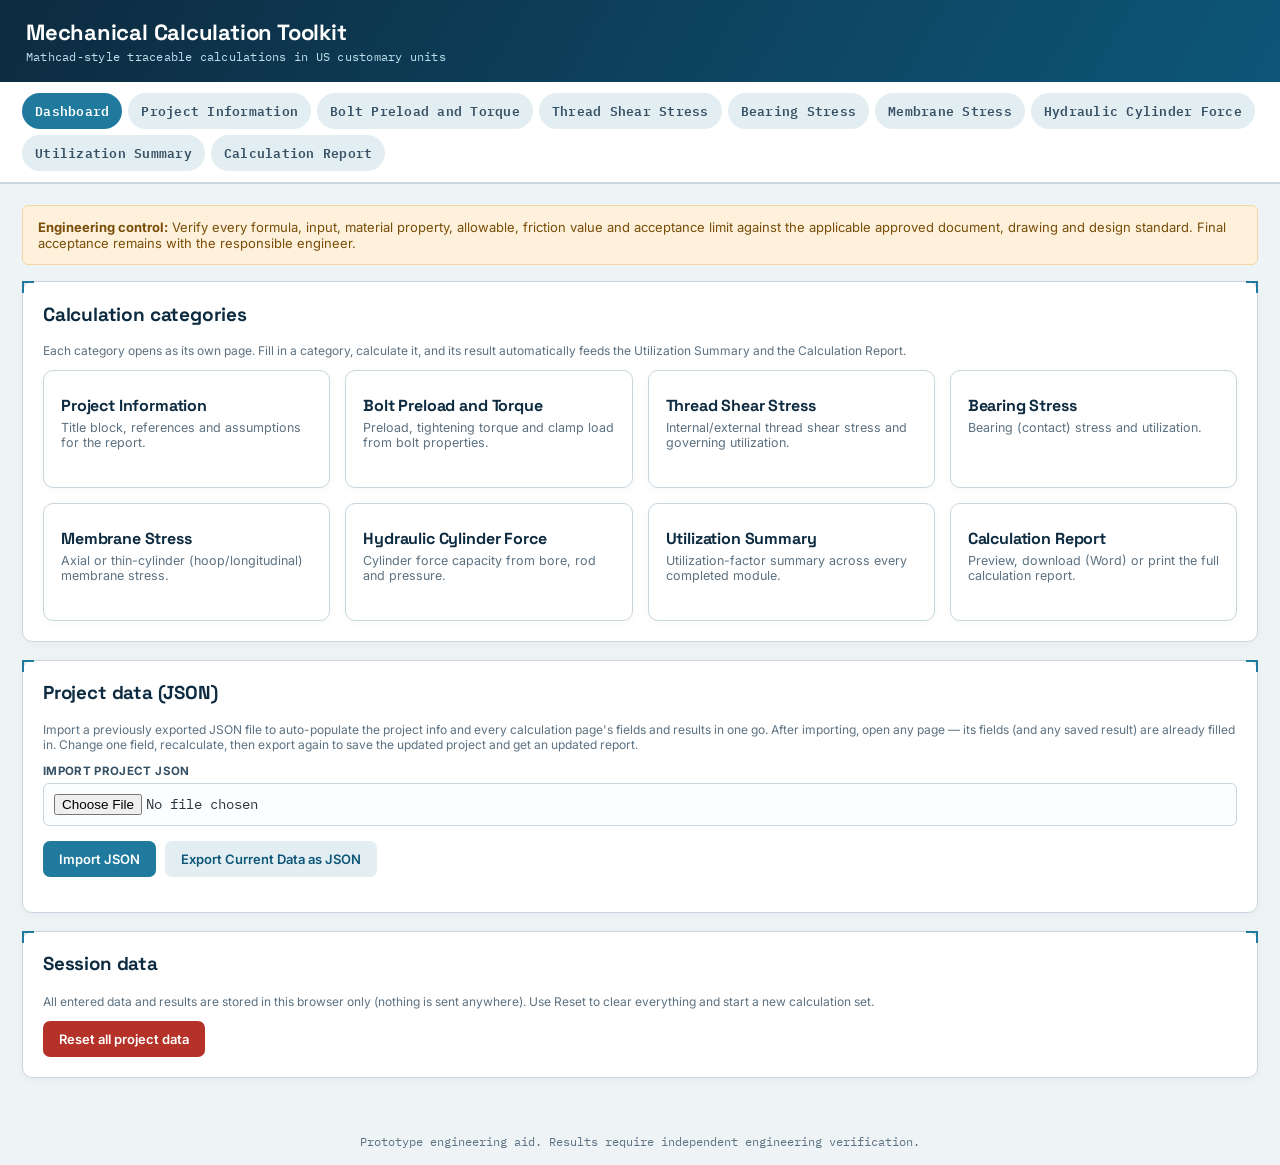
<file: index.html>
<!DOCTYPE html>
<html lang="en">
<head>
<meta charset="UTF-8">
<meta name="viewport" content="width=device-width,initial-scale=1.0">
<title>Dashboard — Mechanical Calculation Toolkit</title>
<link rel="preconnect" href="https://fonts.googleapis.com">
<link rel="preconnect" href="https://fonts.gstatic.com" crossorigin>
<link href="https://fonts.googleapis.com/css2?family=Space+Grotesk:wght@500;600;700&family=Inter:wght@400;500;600;700&family=IBM+Plex+Mono:wght@400;500;600&display=swap" rel="stylesheet">
<link rel="stylesheet" href="shared.css">
</head>
<body>
<header class="app" id="appHeader"></header>
<nav class="crumbs" id="appNav"></nav>
<main>
<div class="notice"><b>Engineering control:</b> Verify every formula, input, material property, allowable, friction value and acceptance limit against the applicable approved document, drawing and design standard. Final acceptance remains with the responsible engineer.</div>
<div class="card">
  <h2>Calculation categories</h2>
  <p class="small">Each category opens as its own page. Fill in a category, calculate it, and its result automatically feeds the Utilization Summary and the Calculation Report.</p>
  <div class="tiles" id="tiles"></div>
</div>
<div class="card">
  <h3>Project data (JSON)</h3>
  <p class="small">Import a previously exported JSON file to auto-populate the project info and every calculation page's fields and results in one go. After importing, open any page — its fields (and any saved result) are already filled in. Change one field, recalculate, then export again to save the updated project and get an updated report.</p>
  <div class="grid">
    <div class="field"><label>Import project JSON</label><input type="file" id="importJsonFile" accept="application/json,.json"></div>
  </div>
  <div class="report-actions">
    <button onclick="doImportJson()">Import JSON</button>
    <button class="ghost" onclick="exportProjectJson()">Export Current Data as JSON</button>
  </div>
  <div id="jsonStatus" class="small"></div>
</div>
<div class="card">
  <h3>Session data</h3>
  <p class="small">All entered data and results are stored in this browser only (nothing is sent anywhere). Use Reset to clear everything and start a new calculation set.</p>
  <button class="danger" onclick="resetAll()">Reset all project data</button>
</div>
</main>
<div class="footer">Prototype engineering aid. Results require independent engineering verification.</div>
<script src="shared.js"></script>
<script>
const DESCR={
 project:'Title block, references and assumptions for the report.',
 bolt:'Preload, tightening torque and clamp load from bolt properties.',
 tensile:'Axial tensile stress and utilization for a member or bolt.',
 thread:'Internal/external thread shear stress and governing utilization.',
 bearing:'Bearing (contact) stress and utilization.',
 membrane:'Axial or thin-cylinder (hoop/longitudinal) membrane stress.',
 hydraulic:'Cylinder force capacity from bore, rod and pressure.',
 summary:'Utilization-factor summary across every completed module.',
 report:'Preview, download (Word) or print the full calculation report.'
};
function renderTiles(){
 const d=loadData();
 q_tiles();
 function q_tiles(){
  const el=document.getElementById('tiles');
  el.innerHTML=PAGES.map((p,i)=>{
   let statusHtml='';
   if(p.key==='project'){statusHtml=(d.project&&d.project.p_title)?'<span class="status PASS">SAVED</span>':'';}
   const r=(d.results||{})[p.key];
   if(r)statusHtml=`<span class="status ${r.status}">${r.status.replace('-',' ')}</span>`;
   // return `<a class="tile" href="${p.file}"><div class="tnum">${String(i+1).padStart(2,'0')}</div><h3>${esc(p.label)}</h3><p>${esc(DESCR[p.key]||'')}</p><div class="tstatus">${statusHtml}</div></a>`;
   return `<a class="tile" href="${p.file}"><h3>${esc(p.label)}</h3><p>${esc(DESCR[p.key]||'')}</p><div class="tstatus">${statusHtml}</div></a>`;
  }).join('');
 }
}
function resetAll(){
 if(!confirm('Clear all entered project data and calculation results in this browser?'))return;
 clearAllData();
 renderTiles();
}
async function doImportJson(){
 const input=document.getElementById('importJsonFile');
 const file=input.files[0];
 const statusEl=document.getElementById('jsonStatus');
 if(!file){statusEl.textContent='Choose a JSON file first.';return}
 const ok=await importProjectJsonFile(file,'jsonStatus');
 if(ok){renderTiles();input.value='';}
}
renderChrome('');
renderTiles();
</script>
</body>
</html>
</file>
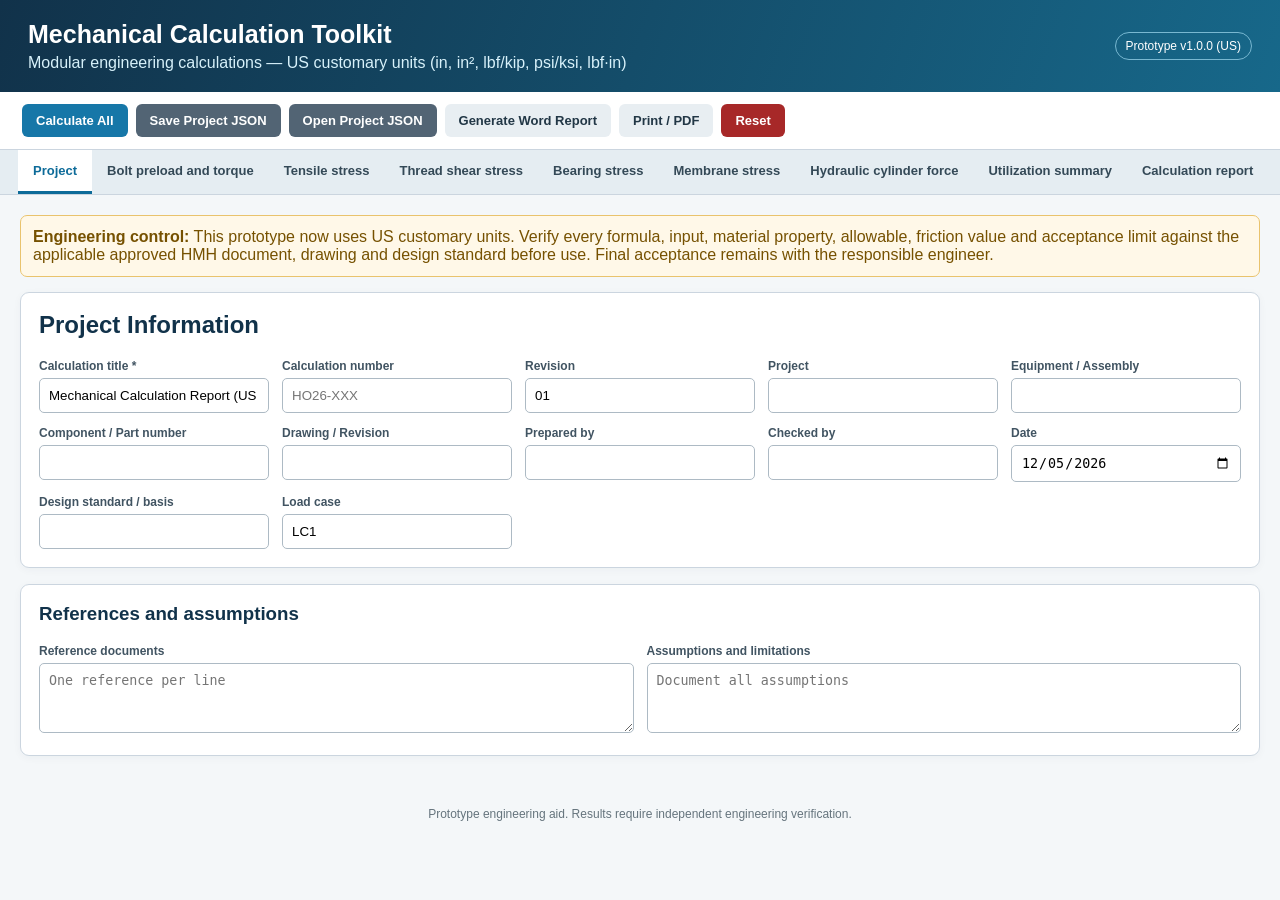
<file: 1. mechanical_calculation_toolkit.html>
<!DOCTYPE html>
<html lang="en">
<head>
<meta charset="UTF-8">
<meta name="viewport" content="width=device-width, initial-scale=1.0">
<title>Mechanical Calculation Toolkit (US Customary Units)</title>
<style>
:root{--navy:#11324a;--blue:#1677a8;--cyan:#eaf6fb;--line:#cbd5df;--bg:#f4f7f9;--text:#1f2933;--ok:#16803c;--warn:#a15c00;--bad:#bd1e1e;--white:#fff}
*{box-sizing:border-box} body{margin:0;font-family:Segoe UI,Arial,sans-serif;background:var(--bg);color:var(--text)}
header{background:linear-gradient(110deg,var(--navy),#17688a);color:#fff;padding:20px 28px}.brand{display:flex;justify-content:space-between;gap:20px;align-items:center}.brand h1{margin:0;font-size:25px}.brand p{margin:5px 0 0;color:#d7f1fa}.version{font-size:12px;padding:6px 10px;border:1px solid #79b8d1;border-radius:20px}
.toolbar{display:flex;gap:8px;flex-wrap:wrap;padding:12px 22px;background:#fff;border-bottom:1px solid var(--line);position:sticky;top:0;z-index:4}button,.filelabel{border:0;border-radius:6px;padding:9px 14px;font-weight:600;cursor:pointer;background:var(--blue);color:#fff;font-size:13px}.secondary{background:#526474}.ghost{background:#e8eef2;color:#223746}.danger{background:#a72828}.filelabel input{display:none}
.tabs{display:flex;overflow:auto;background:#e5edf2;padding:0 18px;border-bottom:1px solid var(--line)}.tabbtn{white-space:nowrap;background:transparent;color:#344957;border-radius:0;padding:13px 15px;border-bottom:3px solid transparent}.tabbtn.active{color:#0d6b99;border-color:#0d6b99;background:#fff}
main{max-width:1280px;margin:auto;padding:20px}.tab{display:none}.tab.active{display:block}.card{background:#fff;border:1px solid var(--line);border-radius:9px;padding:18px;margin-bottom:16px;box-shadow:0 2px 8px #17384b0a}.card h2,.card h3{margin-top:0;color:var(--navy)}
.grid{display:grid;grid-template-columns:repeat(auto-fit,minmax(220px,1fr));gap:13px}.field label{display:block;font-size:12px;font-weight:700;margin-bottom:5px;color:#415462}.field input,.field select,.field textarea{width:100%;padding:9px;border:1px solid #adbac4;border-radius:5px;background:#fff}.field textarea{min-height:70px;resize:vertical}.help{font-size:11px;color:#687985;margin-top:4px}.formula{font-family:Consolas,monospace;background:#f1f7fa;border-left:4px solid var(--blue);padding:12px;margin:12px 0;line-height:1.6}.results{display:grid;grid-template-columns:repeat(auto-fit,minmax(180px,1fr));gap:10px}.result{background:#f6f9fb;border:1px solid #d5e0e7;border-radius:7px;padding:12px}.result b{display:block;font-size:12px;color:#566a77}.result span{font-size:20px;font-weight:700;color:#173f57}.status{display:inline-block;padding:5px 10px;border-radius:20px;font-weight:800;font-size:12px}.PASS{background:#daf3e1;color:var(--ok)}.FAIL{background:#fde2e2;color:var(--bad)}.NOT-EVALUATED{background:#fff0cf;color:var(--warn)}
.notice{border:1px solid #e9c36d;background:#fff8e8;padding:12px;border-radius:7px;color:#765100;margin-bottom:15px}.errorbox{display:none;background:#fde8e8;color:#8c1717;border:1px solid #eba7a7;padding:10px;border-radius:6px;margin-bottom:12px}table{width:100%;border-collapse:collapse}th,td{border:1px solid #cbd5df;padding:8px;text-align:left;font-size:13px}th{background:#eaf2f7;color:#17384b}.right{text-align:right}.small{font-size:12px;color:#65747d}.checkbox{display:flex;align-items:center;gap:8px}.checkbox input{width:auto}.footer{padding:15px;text-align:center;color:#65747d;font-size:12px}
@media(max-width:600px){header{padding:15px}.brand{align-items:flex-start;flex-direction:column}main{padding:10px}.toolbar{position:static;padding:9px}.tabbtn{padding:11px 10px}}
@media print{.toolbar,.tabs,.calcbtn,.notice{display:none!important}header{background:#fff;color:#000;border-bottom:2px solid #000}.tab{display:block!important}.card{box-shadow:none;break-inside:avoid}body{background:#fff}}
</style>
</head>
<body>
<header><div class="brand"><div><h1>Mechanical Calculation Toolkit</h1><p>Modular engineering calculations — US customary units (in, in², lbf/kip, psi/ksi, lbf·in)</p></div><div class="version">Prototype v1.0.0 (US)</div></div></header>
<div class="toolbar">
<button onclick="calculateAll()">Calculate All</button><button class="secondary" onclick="saveProject()">Save Project JSON</button><label class="filelabel secondary">Open Project JSON<input type="file" accept=".json" onchange="openProject(event)"></label><button class="ghost" onclick="generateWord()">Generate Word Report</button><button class="ghost" onclick="window.print()">Print / PDF</button><button class="danger" onclick="resetProject()">Reset</button>
</div>
<nav class="tabs" id="tabs"></nav>
<main>
<div class="notice"><b>Engineering control:</b> This prototype now uses US customary units. Verify every formula, input, material property, allowable, friction value and acceptance limit against the applicable approved HMH document, drawing and design standard before use. Final acceptance remains with the responsible engineer.</div>
<div id="globalError" class="errorbox"></div>
<section class="tab active" data-tab="Project"><div class="card"><h2>Project Information</h2><div class="grid">
<div class="field"><label>Calculation title *</label><input id="p_title" value="Mechanical Calculation Report (US units)"></div><div class="field"><label>Calculation number</label><input id="p_number" placeholder="HO26-XXX"></div><div class="field"><label>Revision</label><input id="p_rev" value="01"></div><div class="field"><label>Project</label><input id="p_project"></div><div class="field"><label>Equipment / Assembly</label><input id="p_equipment"></div><div class="field"><label>Component / Part number</label><input id="p_component"></div><div class="field"><label>Drawing / Revision</label><input id="p_drawing"></div><div class="field"><label>Prepared by</label><input id="p_prepared"></div><div class="field"><label>Checked by</label><input id="p_checked"></div><div class="field"><label>Date</label><input type="date" id="p_date"></div><div class="field"><label>Design standard / basis</label><input id="p_standard"></div><div class="field"><label>Load case</label><input id="p_loadcase" value="LC1"></div></div></div>
<div class="card"><h3>References and assumptions</h3><div class="grid"><div class="field"><label>Reference documents</label><textarea id="p_refs" placeholder="One reference per line"></textarea></div><div class="field"><label>Assumptions and limitations</label><textarea id="p_assumptions" placeholder="Document all assumptions"></textarea></div></div></div></section>

<section class="tab" data-tab="Bolt preload and torque"><div class="card"><h2>Bolt Preload and Torque (US)</h2><div class="formula">Yield capacity (lbf) = A<sub>t</sub> (in²) × S<sub>y</sub> (ksi) × 1000<br>Target preload F<sub>i</sub> = preload fraction × A<sub>t</sub> × S<sub>y</sub> × 1000<br>Torque T (lbf·in) = K × F<sub>i</sub> (lbf) × d (in)</div><div class="grid">
<div class="field"><label>Tensile stress area, At (in²) *</label><input type="number" id="bp_area" step="any"></div><div class="field"><label>Yield strength, Sy (ksi) *</label><input type="number" id="bp_yield" step="any"></div><div class="field"><label>Target preload (%) *</label><input type="number" id="bp_pct" value="70" step="any"><div class="help">Confirm against approved design basis.</div></div><div class="field"><label>Nominal diameter, d (in) *</label><input type="number" id="bp_dia" step="any"></div><div class="field"><label>Nut factor, K *</label><input type="number" id="bp_k" value="0.18" step="any"><div class="help">Must be supported by approved lubrication/friction data.</div></div><div class="field"><label>Number of bolts</label><input type="number" id="bp_count" value="1" min="1"></div><div class="field"><label>Allowable preload stress (ksi)</label><input type="number" id="bp_allow" step="any"></div></div><p><button class="calcbtn" onclick="calcBolt()">Calculate Bolt Preload</button></p><div id="bp_results" class="results"></div></div></section>

<section class="tab" data-tab="Tensile stress"><div class="card"><h2>Tensile Stress (US)</h2><div class="formula">Effective load (kip) = Applied load (kip) × distribution factor ÷ number of load-sharing components<br>σ<sub>t</sub> (ksi) = Effective load (kip) ÷ Tensile area (in²)</div><div class="grid"><div class="field"><label>Applied axial load (kip) *</label><input type="number" id="ts_load" step="any"></div><div class="field"><label>Tensile area (in²) *</label><input type="number" id="ts_area" step="any"></div><div class="field"><label>Load-sharing components</label><input type="number" id="ts_count" value="1" min="1"></div><div class="field"><label>Load distribution factor</label><input type="number" id="ts_factor" value="1" step="any"></div><div class="field"><label>Allowable tensile stress (ksi) *</label><input type="number" id="ts_allow" step="any"></div></div><p><button class="calcbtn" onclick="calcTensile()">Calculate Tensile Stress</button></p><div id="ts_results" class="results"></div></div></section>

<section class="tab" data-tab="Thread shear stress"><div class="card"><h2>Thread Shear Stress (US)</h2><div class="formula">τ = F (kip) ÷ A<sub>s</sub> (in²) — results in ksi</div><div class="notice">Enter approved shear areas calculated from the applicable thread-form geometry. This prototype deliberately does not infer proprietary or standard thread shear areas.</div><div class="grid"><div class="field"><label>Thread designation</label><input id="th_designation" placeholder="e.g., 3.500-4 STUB ACME 2G"></div><div class="field"><label>Applied axial load (kip) *</label><input type="number" id="th_load" step="any"></div><div class="field"><label>External thread shear area (in²) *</label><input type="number" id="th_extarea" step="any"></div><div class="field"><label>External shear allowable (ksi) *</label><input type="number" id="th_extallow" step="any"></div><div class="field"><label>Internal thread shear area (in²) *</label><input type="number" id="th_intarea" step="any"></div><div class="field"><label>Internal shear allowable (ksi) *</label><input type="number" id="th_intallow" step="any"></div><div class="field"><label>Engagement length (in)</label><input type="number" id="th_eng" step="any"></div><div class="field"><label>Area equation / source</label><input id="th_source"></div></div><p><button class="calcbtn" onclick="calcThread()">Calculate Thread Shear</button></p><div id="th_results" class="results"></div></div></section>

<section class="tab" data-tab="Bearing stress"><div class="card"><h2>Bearing Stress (US)</h2><div class="formula">σ<sub>b</sub> (ksi) = Bearing force (kip) ÷ Projected bearing area (in²)</div><div class="grid"><div class="field"><label>Bearing/contact force (kip) *</label><input type="number" id="br_force" step="any"></div><div class="field"><label>Projected bearing area (in²) *</label><input type="number" id="br_area" step="any"></div><div class="field"><label>Allowable bearing stress (ksi) *</label><input type="number" id="br_allow" step="any"></div><div class="field"><label>Area basis / description</label><input id="br_basis"></div></div><p><button class="calcbtn" onclick="calcBearing()">Calculate Bearing Stress</button></p><div id="br_results" class="results"></div></div></section>

<section class="tab" data-tab="Membrane stress"><div class="card"><h2>Membrane Stress (US)</h2><div class="grid"><div class="field"><label>Method *</label><select id="ms_method" onchange="toggleMembrane()"><option value="axial">Axial: force (kip) / area (in²)</option><option value="hoop">Thin cylinder hoop: P (psi) × D (in) ÷ (2 t (in))</option><option value="long">Thin cylinder longitudinal: P (psi) × D (in) ÷ (4 t (in))</option></select></div><div class="field msAxial"><label>Axial force (kip)</label><input type="number" id="ms_force" step="any"></div><div class="field msAxial"><label>Effective area (in²)</label><input type="number" id="ms_area" step="any"></div><div class="field msPressure" style="display:none"><label>Pressure (psi)</label><input type="number" id="ms_pressure" step="any"></div><div class="field msPressure" style="display:none"><label>Diameter basis (in)</label><input type="number" id="ms_dia" step="any"></div><div class="field msPressure" style="display:none"><label>Effective thickness (in)</label><input type="number" id="ms_thk" step="any"></div><div class="field"><label>Allowable membrane stress (ksi) *</label><input type="number" id="ms_allow" step="any"></div><div class="field"><label>Method applicability / reference</label><input id="ms_reference"></div></div><div id="msFormula" class="formula">σ<sub>m</sub> = F (kip) ÷ A (in²) — result in ksi</div><p><button class="calcbtn" onclick="calcMembrane()">Calculate Membrane Stress</button></p><div id="ms_results" class="results"></div></div></section>

<section class="tab" data-tab="Hydraulic cylinder force"><div class="card"><h2>Hydraulic Cylinder Force (US)</h2><div class="formula">A<sub>cap</sub> = πD²/4 (in²) &nbsp; | &nbsp; A<sub>rod-side</sub> = π(D²−d²)/4 (in²)<br>F<sub>net</sub> (kip) = (P<sub>cap</sub> (psi)×A<sub>cap</sub> − P<sub>rod</sub> (psi)×A<sub>rod-side</sub>) × efficiency ÷ 100 ÷ 1000</div><div class="grid"><div class="field"><label>Bore diameter (in) *</label><input type="number" id="hy_bore" step="any"></div><div class="field"><label>Rod diameter (in) *</label><input type="number" id="hy_rod" step="any"></div><div class="field"><label>Cap pressure (psi) *</label><input type="number" id="hy_pcap" step="any"></div><div class="field"><label>Rod-side pressure (psi)</label><input type="number" id="hy_prod" value="0" step="any"></div><div class="field"><label>Efficiency (%)</label><input type="number" id="hy_eff" value="100" step="any"></div><div class="field"><label>Number of cylinders</label><input type="number" id="hy_count" value="1" min="1"></div><div class="field"><label>Required force (kip)</label><input type="number" id="hy_required" step="any"></div></div><p><button class="calcbtn" onclick="calcHydraulic()">Calculate Hydraulic Force</button></p><div id="hy_results" class="results"></div></div></section>

<section class="tab" data-tab="Utilization summary"><div class="card"><h2>Utilization-Factor Summary</h2><div class="formula">Stress check UF = Calculated stress (ksi) ÷ Allowable stress (ksi)<br>Force-capacity UF = Required force (kip) ÷ Available force (kip)</div><div id="summary"></div></div></section>
<section class="tab" data-tab="Calculation report"><div class="card"><h2>Calculation Report Preview</h2><p>Use <b>Calculate All</b>, review every module, then generate the Word-compatible report.</p><div id="preview"></div><p><button onclick="generateWord()">Generate Word Report</button></p></div></section>
</main><div class="footer">Prototype engineering aid. Results require independent engineering verification.</div>
<script>
const tabNames=["Project","Bolt preload and torque","Tensile stress","Thread shear stress","Bearing stress","Membrane stress","Hydraulic cylinder force","Utilization summary","Calculation report"];
const state={results:{}};
function q(id){return document.getElementById(id)} function n(id){return Number(q(id).value)} function fmt(v,d=3){return Number.isFinite(v)?v.toLocaleString(undefined,{maximumFractionDigits:d}):"—"}
function init(){q('p_date').value=new Date().toISOString().slice(0,10);q('tabs').innerHTML=tabNames.map((x,i)=>`<button class="tabbtn ${i===0?'active':''}" onclick="showTab('${x}',this)">${x}</button>`).join('');renderSummary()}
function showTab(name,btn){document.querySelectorAll('.tab').forEach(x=>x.classList.toggle('active',x.dataset.tab===name));document.querySelectorAll('.tabbtn').forEach(x=>x.classList.remove('active'));btn.classList.add('active');if(name==='Utilization summary')renderSummary();if(name==='Calculation report')renderPreview()}
function validPairs(pairs){const e=[];pairs.forEach(([id,label,rule])=>{const v=n(id);if(!Number.isFinite(v)|| (rule==='positive'&&v<=0)||(rule==='nonnegative'&&v<0))e.push(label)});if(e.length){showError('Provide valid values for: '+e.join(', '));return false}clearError();return true}
function showError(s){q('globalError').style.display='block';q('globalError').textContent=s;window.scrollTo({top:0,behavior:'smooth'})}function clearError(){q('globalError').style.display='none'}
function status(uf){return Number.isFinite(uf)?(uf<=1?'PASS':'FAIL'):'NOT-EVALUATED'}
function box(label,value,unit=''){return `<div class="result"><b>${label}</b><span>${value}</span> <small>${unit}</small></div>`} function sbox(s){return `<div class="result"><b>Status</b><span class="status ${s}">${s.replace('-',' ')}</span></div>`}
function keep(key,name,demand,allowable,uf,unit,extra={}){state.results[key]={name,demand,allowable,uf,status:status(uf),unit,...extra};renderSummary()}
/* Bolt: inputs in in², Sy in ksi, d in in, results: kip, ksi, torque in lbf·in */
function calcBolt(){if(!validPairs([['bp_area','Tensile stress area','positive'],['bp_yield','Yield strength','positive'],['bp_pct','Preload percentage','positive'],['bp_dia','Nominal diameter','positive'],['bp_k','Nut factor','positive'],['bp_count','Bolt count','positive']]))return false;const A=n('bp_area'),Sy=n('bp_yield'),f=n('bp_pct')/100,d=n('bp_dia'),K=n('bp_k'),cnt=n('bp_count'),allow=n('bp_allow');const cap_lbf=A*Sy*1000,cap_kip=cap_lbf/1000,pre_lbf=f*cap_lbf,pre_kip=pre_lbf/1000,stress_ksi=(pre_lbf/A)/1000,torque_lbf_in=K*pre_lbf*d,torque_lbf_ft=torque_lbf_in/12,total_kip=pre_kip*cnt,uf=allow>0?stress_ksi/allow:NaN;q('bp_results').innerHTML=box('Yield capacity',fmt(cap_kip,3),'kip')+box('Target preload / bolt',fmt(pre_kip,3),'kip')+box('Total clamp load',fmt(total_kip,3),'kip')+box('Preload stress',fmt(stress_ksi,4),'ksi')+box('Tightening torque',fmt(torque_lbf_in,2),'lbf·in')+box('Tightening torque',fmt(torque_lbf_ft,2),'lbf·ft')+box('Utilization factor',fmt(uf,3),'')+sbox(status(uf));keep('bolt','Bolt preload stress',stress_ksi,allow,uf,'ksi',{preload_kip:pre_kip,torque_lbf_in});return true}
function calcTensile(){if(!validPairs([['ts_load','Applied load','nonnegative'],['ts_area','Tensile area','positive'],['ts_count','Load-sharing components','positive'],['ts_factor','Distribution factor','positive'],['ts_allow','Allowable tensile stress','positive']]))return false;const eff=n('ts_load')*n('ts_factor')/n('ts_count'),stress_ksi=eff/n('ts_area'),allow=n('ts_allow'),uf=stress_ksi/allow;q('ts_results').innerHTML=box('Effective load',fmt(eff),'kip')+box('Tensile stress',fmt(stress_ksi,4),'ksi')+box('Allowable',fmt(allow),'ksi')+box('Utilization factor',fmt(uf),'')+sbox(status(uf));keep('tensile','Tensile stress',stress_ksi,allow,uf,'ksi');return true}
function calcThread(){if(!validPairs([['th_load','Applied load','nonnegative'],['th_extarea','External shear area','positive'],['th_extallow','External allowable','positive'],['th_intarea','Internal shear area','positive'],['th_intallow','Internal allowable','positive']]))return false;const F_kip=n('th_load'),es_ksi=F_kip/n('th_extarea'),is_ksi=F_kip/n('th_intarea'),eu=es_ksi/n('th_extallow'),iu=is_ksi/n('th_intallow'),gov=Math.max(eu,iu);q('th_results').innerHTML=box('External shear stress',fmt(es_ksi,4),'ksi')+box('External UF',fmt(eu,3))+box('Internal shear stress',fmt(is_ksi,4),'ksi')+box('Internal UF',fmt(iu,3))+box('Governing UF',fmt(gov,3))+sbox(status(gov));keep('threadExt','External thread shear',es_ksi,n('th_extallow'),eu,'ksi');keep('threadInt','Internal thread shear',is_ksi,n('th_intallow'),iu,'ksi');return true}
function calcBearing(){if(!validPairs([['br_force','Bearing force','nonnegative'],['br_area','Bearing area','positive'],['br_allow','Bearing allowable','positive']]))return false;const st_ksi=n('br_force')/n('br_area'),a=n('br_allow'),uf=st_ksi/a;q('br_results').innerHTML=box('Bearing stress',fmt(st_ksi,4),'ksi')+box('Allowable',fmt(a),'ksi')+box('Utilization factor',fmt(uf))+sbox(status(uf));keep('bearing','Bearing stress',st_ksi,a,uf,'ksi');return true}
function toggleMembrane(){const pressure=q('ms_method').value!=='axial';document.querySelectorAll('.msPressure').forEach(x=>x.style.display=pressure?'block':'none');document.querySelectorAll('.msAxial').forEach(x=>x.style.display=pressure?'none':'block');q('msFormula').innerHTML=q('ms_method').value==='axial'?'σ<sub>m</sub> = F (kip) ÷ A (in²) — result in ksi':q('ms_method').value==='hoop'?'σ<sub>h</sub> = P (psi) × D (in) ÷ (2 t (in)) — result in psi (convert to ksi)':'σ<sub>l</sub> = P (psi) × D (in) ÷ (4 t (in)) — result in psi (convert to ksi)'}
function calcMembrane(){const method=q('ms_method').value;let st_ksi;if(method==='axial'){if(!validPairs([['ms_force','Axial force','nonnegative'],['ms_area','Effective area','positive'],['ms_allow','Allowable','positive']]))return false;st_ksi=n('ms_force')/n('ms_area')}else{if(!validPairs([['ms_pressure','Pressure','nonnegative'],['ms_dia','Diameter','positive'],['ms_thk','Thickness','positive'],['ms_allow','Allowable','positive']]))return false;const p=n('ms_pressure'),D=n('ms_dia'),t=n('ms_thk'),st_psi = p * D / ((method==='hoop'?2:4)*t);st_ksi = st_psi/1000}const a=n('ms_allow'),uf=st_ksi/a;q('ms_results').innerHTML=box('Membrane stress',fmt(st_ksi,4),'ksi')+box('Allowable',fmt(a),'ksi')+box('Utilization factor',fmt(uf))+sbox(status(uf));keep('membrane','Membrane stress',st_ksi,a,uf,'ksi',{method});return true}
function calcHydraulic(){if(!validPairs([['hy_bore','Bore diameter','positive'],['hy_rod','Rod diameter','nonnegative'],['hy_pcap','Cap pressure','nonnegative'],['hy_prod','Rod pressure','nonnegative'],['hy_eff','Efficiency','positive'],['hy_count','Cylinder count','positive']]))return false;if(n('hy_rod')>=n('hy_bore')){showError('Rod diameter must be less than bore diameter.');return false}const cap=Math.PI*n('hy_bore')**2/4,ann=Math.PI*(n('hy_bore')**2-n('hy_rod')**2)/4,net_lbf=(n('hy_pcap')*cap-n('hy_prod')*ann)*n('hy_eff')/100*n('hy_count'),net_kip=net_lbf/1000,req=n('hy_required'),uf=req>0&&net_kip>0?req/net_kip:NaN;q('hy_results').innerHTML=box('Cap area',fmt(cap,4),'in²')+box('Rod-side area',fmt(ann,4),'in²')+box('Net available force',fmt(net_kip,4),'kip')+box('Required force',req>0?fmt(req):'Not entered','kip')+box('Utilization factor',fmt(uf))+sbox(status(uf));keep('hydraulic','Hydraulic force capacity',req,net_kip,uf,'kip',{available:net_kip});return true}
function calculateAll(){clearError();const fns=[calcBolt,calcTensile,calcThread,calcBearing,calcMembrane,calcHydraulic];let ok=0;fns.forEach(fn=>{try{if(fn())ok++}catch(e){}});renderSummary();renderPreview();if(ok===0)showError('No module could be calculated. Complete the required inputs in one or more tabs.');else alert(`${ok} calculation module(s) completed. Review warnings and results before generating the report.`)}
function renderSummary(){const rows=Object.values(state.results);q('summary').innerHTML=rows.length?`<table><thead><tr><th>Calculation</th><th class="right">Demand</th><th class="right">Allowable / Capacity</th><th class="right">UF</th><th>Status</th></tr></thead><tbody>${rows.map(r=>`<tr><td>${r.name}</td><td class="right">${fmt(r.demand)} ${r.unit}</td><td class="right">${fmt(r.allowable)} ${r.unit}</td><td class="right">${fmt(r.uf)}</td><td><span class="status ${r.status}">${r.status.replace('-',' ')}</span></td></tr>`).join('')}</tbody></table>`:'<p class="small">No completed calculations yet.</p>'}
function projectData(){const inputs={};document.querySelectorAll('input:not([type=file]),select,textarea').forEach(x=>inputs[x.id]=x.value);return{meta:{app:'Mechanical Calculation Toolkit',version:'1.0.0 (US units)',saved:new Date().toISOString()},inputs,results:state.results}}
function saveProject(){const b=new Blob([JSON.stringify(projectData(),null,2)],{type:'application/json'}),a=document.createElement('a');a.href=URL.createObjectURL(b);a.download=`${q('p_number').value||'mechanical_calculation'}_${q('p_rev').value||'01'}.calc.json`;a.click();URL.revokeObjectURL(a.href)}
function openProject(ev){const f=ev.target.files[0];if(!f)return;const r=new FileReader();r.onload=()=>{try{const d=JSON.parse(r.result);Object.entries(d.inputs||{}).forEach(([id,v])=>{if(q(id))q(id).value=v});state.results=d.results||{};toggleMembrane();renderSummary();renderPreview();alert('Project loaded. Recalculate modules to verify imported results.')}catch(e){showError('The selected file is not a valid toolkit project JSON file.')}};r.readAsText(f)}
function resetProject(){if(!confirm('Clear all entered data and results?'))return;document.querySelectorAll('input:not([type=file]),textarea').forEach(x=>x.value='');state.results={};q('p_date').value=new Date().toISOString().slice(0,10);q('p_rev').value='01';q('p_title').value='Mechanical Calculation Report (US units)';q('p_loadcase').value='LC1';q('bp_pct').value='70';q('bp_k').value='0.18';['bp_count','ts_count','ts_factor','hy_count'].forEach(id=>q(id).value='1');q('hy_eff').value='100';q('hy_prod').value='0';renderSummary();document.querySelectorAll('[id$=_results]').forEach(x=>x.innerHTML='')}
function esc(s){return String(s??'').replace(/[&<>"']/g,m=>({'&':'&amp;','<':'&lt;','>':'&gt;','"':'&quot;',"'":'&#39;'}[m]))}
function resultTable(){const rows=Object.values(state.results);return rows.length?`<table><tr><th>Calculation</th><th>Demand</th><th>Allowable / Capacity</th><th>UF</th><th>Status</th></tr>${rows.map(r=>`<tr><td>${esc(r.name)}</td><td>${fmt(r.demand)} ${esc(r.unit)}</td><td>${fmt(r.allowable)} ${esc(r.unit)}</td><td>${fmt(r.uf)}</td><td>${r.status}</td></tr>`).join('')}</table>`:'<p>No completed calculations.</p>'}
function reportHtml(){const p=projectData().inputs,governing=Object.values(state.results).filter(r=>Number.isFinite(r.uf)).sort((a,b)=>b.uf-a.uf)[0];return `<h1>${esc(p.p_title||'Mechanical Calculation Report')}</h1><table><tr><th>Calculation No.</th><td>${esc(p.p_number)}</td><th>Revision</th><td>${esc(p.p_rev)}</td></tr><tr><th>Project</th><td>${esc(p.p_project)}</td><th>Date</th><td>${esc(p.p_date)}</td></tr><tr><th>Equipment</th><td>${esc(p.p_equipment)}</td><th>Component</th><td>${esc(p.p_component)}</td></tr><tr><th>Drawing</th><td>${esc(p.p_drawing)}</td><th>Load case</th><td>${esc(p.p_loadcase)}</td></tr><tr><th>Prepared by</th><td>${esc(p.p_prepared)}</td><th>Checked by</th><td>${esc(p.p_checked)}</td></tr></table><h2>1. Purpose and scope</h2><p>This report records the enabled mechanical calculations completed using the inputs, methods and assumptions documented herein. Units: US customary (in, in², kip (1000 lbf), ksi, psi, lbf·in).</p><h2>2. Design basis and references</h2><p><b>Design standard / basis:</b> ${esc(p.p_standard)}</p><p><b>References:</b><br>${esc(p.p_refs).replace(/\n/g,'<br>')}</p><h2>3. Assumptions and limitations</h2><p>${esc(p.p_assumptions).replace(/\n/g,'<br>')}</p><h2>4. Calculation methodology</h2><ul><li>Bolt preload: Fi = fraction × At × Sy (Sy in ksi; multiply by 1000 to convert to psi then × At (in²) to get lbf).</li><li>Tensile, thread shear, bearing and axial membrane stress: stress (ksi) = force (kip) ÷ applicable area (in²).</li><li>Thin-cylinder membrane options: hoop = P (psi)×D (in) ÷ (2t (in)); longitudinal = P×D ÷ (4t).</li><li>Hydraulic net force = ((Pcap (psi)×Acap (in²) − Prod (psi)×Aannular (in²)) × efficiency) ÷ 100, then convert lbf to kip by dividing by 1000.</li><li>Utilization factor = demand ÷ allowable or required force ÷ available force.</li></ul><h2>5. Results summary</h2>${resultTable()}<h2>6. Conclusion</h2><p>${governing?`The governing calculated utilization factor is <b>${fmt(governing.uf)}</b> for <b>${esc(governing.name)}</b> under load case <b>${esc(p.p_loadcase)}</b>.`: 'No completed calculation with an evaluated utilization factor is available.'} Final acceptance is subject to independent engineering review and approval.</p><h2>Appendix A: Input record</h2><table>${Object.entries(p).filter(([k])=>!k.startsWith('p_')).map(([k,v])=>`<tr><th>${esc(k)}</th><td>${esc(v)}</td></tr>`).join('')}</table><p><small>Generated by Mechanical Calculation Toolkit prototype v1.0.0 (US units) on ${new Date().toLocaleString()}.</small></p>`}
function renderPreview(){q('preview').innerHTML=reportHtml()}
function generateWord(){renderPreview();const body=`<!DOCTYPE html><html><head><meta charset="utf-8"><style>@page{size:A4;margin:20mm}body{font-family:Arial,sans-serif;font-size:10pt;color:#111}h1{color:#11324a;border-bottom:2px solid #1677a8}h2{color:#11324a;margin-top:22px}table{width:100%;border-collapse:collapse;margin:8px 0 15px}th,td{border:1px solid #777;padding:6px;text-align:left}th{background:#eaf2f7}.PASS{color:#16803c}.FAIL{color:#bd1e1e}</style></head><body>${reportHtml()}</body></html>`;const blob=new Blob(['\ufeff',body],{type:'application/msword'}),a=document.createElement('a');a.href=URL.createObjectURL(blob);a.download=`${q('p_number').value||'Mechanical_Calculation'}_${q('p_rev').value||'01'}_Report_US.doc`;a.click();URL.revokeObjectURL(a.href)}
init();
</script>
</body></html>
</file>
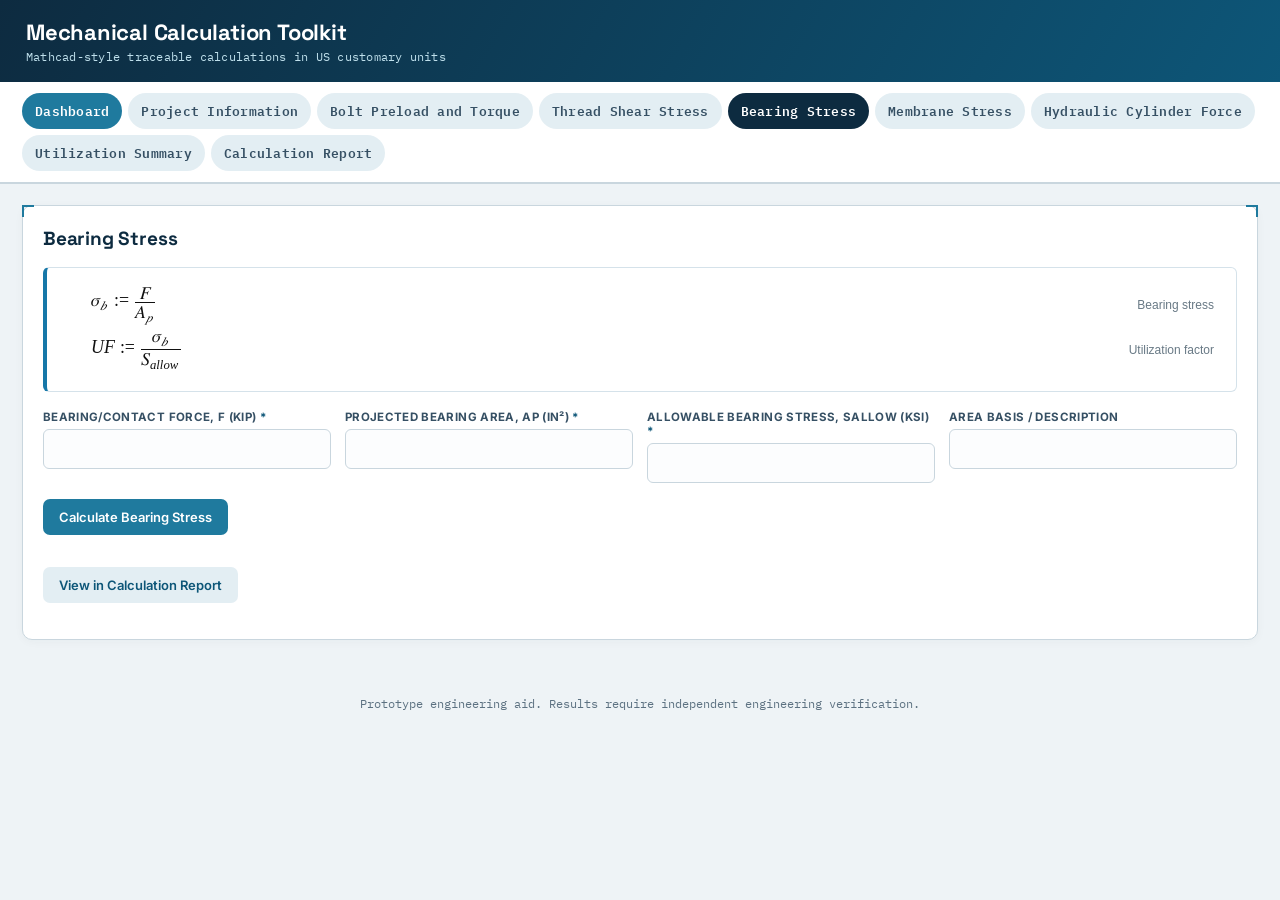
<file: bearing-stress.html>
<!DOCTYPE html>
<html lang="en">
<head>
<meta charset="UTF-8">
<meta name="viewport" content="width=device-width,initial-scale=1.0">
<title>Bearing Stress — Mechanical Calculation Toolkit</title>
<link rel="preconnect" href="https://fonts.googleapis.com">
<link rel="preconnect" href="https://fonts.gstatic.com" crossorigin>
<link href="https://fonts.googleapis.com/css2?family=Space+Grotesk:wght@500;600;700&family=Inter:wght@400;500;600;700&family=IBM+Plex+Mono:wght@400;500;600&display=swap" rel="stylesheet">
<link rel="stylesheet" href="shared.css">
</head>
<body>
<header class="app" id="appHeader"></header>
<nav class="crumbs" id="appNav"></nav>
<main>
<div id="globalError" class="errorbox"></div>
<div class="card"><h2>Bearing Stress</h2>
<div id="formulaBox"></div>
<div class="grid">
<div class="field"><label>Bearing/contact force, F (kip)</label><input type="number" id="br_force" step="any"></div>
<div class="field"><label>Projected bearing area, Ap (in²)</label><input type="number" id="br_area" step="any"></div>
<div class="field"><label>Allowable bearing stress, Sallow (ksi)</label><input type="number" id="br_allow" step="any"></div>
<div class="field"><label>Area basis / description</label><input id="br_basis"></div>
</div>
<p><button class="calcbtn" onclick="calcBearing()">Calculate Bearing Stress</button></p>
<div id="results" class="results"></div>
<div id="sheet"></div>
<p class="jump"><a href="calculation-report.html"><button class="ghost">View in Calculation Report</button></a></p>
</div>
</main>
<div class="footer">Prototype engineering aid. Results require independent engineering verification.</div>
<script src="shared.js"></script>
<script>
const {v:V,q:Q,r:R,f:Fr,p:Pw,br:Br,o:Op,n:Nm,c:Ct,fn:Fn,tx:Tx}=M;const PI=M.pi;
const val=id=>document.getElementById(id).value;
const num=id=>Number(val(id));
function restoreInputs(fields){const d=loadData(),inp=d.inputs||{};fields.forEach(id=>{if(inp[id]!==undefined)document.getElementById(id).value=inp[id]})}
function persistInputs(){const d=loadData();d.inputs=d.inputs||{};FIELDS.forEach(id=>d.inputs[id]=val(id));saveData(d)}

const FIELDS=['br_force','br_area','br_allow','br_basis'];
const RULES=[{id:'br_force',label:'Bearing/contact force',min:0},{id:'br_area',label:'Projected bearing area',exclusiveMin:0},{id:'br_allow',label:'Allowable bearing stress',exclusiveMin:0,max:400}];
const EQ={sb:Fr(V('F'),V('A','p')),uf:Fr(V('σ','b'),V('S','allow'))};
renderFormulaBox('formulaBox',[{lhs:V('σ','b'),eq:EQ.sb,ref:'Bearing stress'},{lhs:V('UF'),eq:EQ.uf,ref:'Utilization factor'}]);
function resultsHTML(r){return box('Bearing Stress (σb)',fmt(r.demand,4),'ksi')+box('Allowable (Sallow)',fmt(r.allowable),'ksi')+box('Utilization Factor (UF)',fmt(r.uf))+sbox(r.status)+ufGauge(r.uf)}
function calcBearing(){
 if(!validateForm(RULES).ok)return false;
 const F=num('br_force'),A=num('br_area'),S=num('br_allow'),sb=F/A,uf=sb/S;
 const vars=[variable('F','Bearing / contact force',F,'kip','input',V('F')),variable('Ap','Projected bearing area',A,'in²','input',V('A','p')),variable('Sallow','Allowable bearing stress',S,'ksi','input',V('S','allow')),variable('Basis','Area basis / description',val('br_basis'),'','input',Tx('Basis')),variable('σb','Bearing stress',sb,'ksi','calculated'),variable('UF','Utilization factor',uf,'-','calculated')];
 const steps=[step('Bearing stress',V('σ','b'),EQ.sb,Fr(Q(F,'kip'),Q(A,'in²')),Q(sb,'ksi')),
  step('Utilization factor',V('UF'),EQ.uf,Fr(Q(sb,'ksi'),Q(S,'ksi')),R(Nm(uf,3),Op('→'),Tx(status(uf))))];
 const result={name:'Bearing stress',demand:sb,allowable:S,uf,unit:'ksi',status:status(uf),vars,steps};
 show(result);saveModuleResult('bearing',result);persistInputs();return true;
}

function show(result){document.getElementById('results').innerHTML=resultsHTML(result);document.getElementById('sheet').innerHTML=detailedSection('bearing',result)}
function restore(){restoreInputs(FIELDS);const s=(loadData().results||{}).bearing;if(s)show(s)}
renderChrome('bearing');
markRequiredFields(RULES);restore();
document.querySelectorAll('input,select').forEach(el=>el.addEventListener('input',persistInputs));
</script>
</body>
</html>
</file>
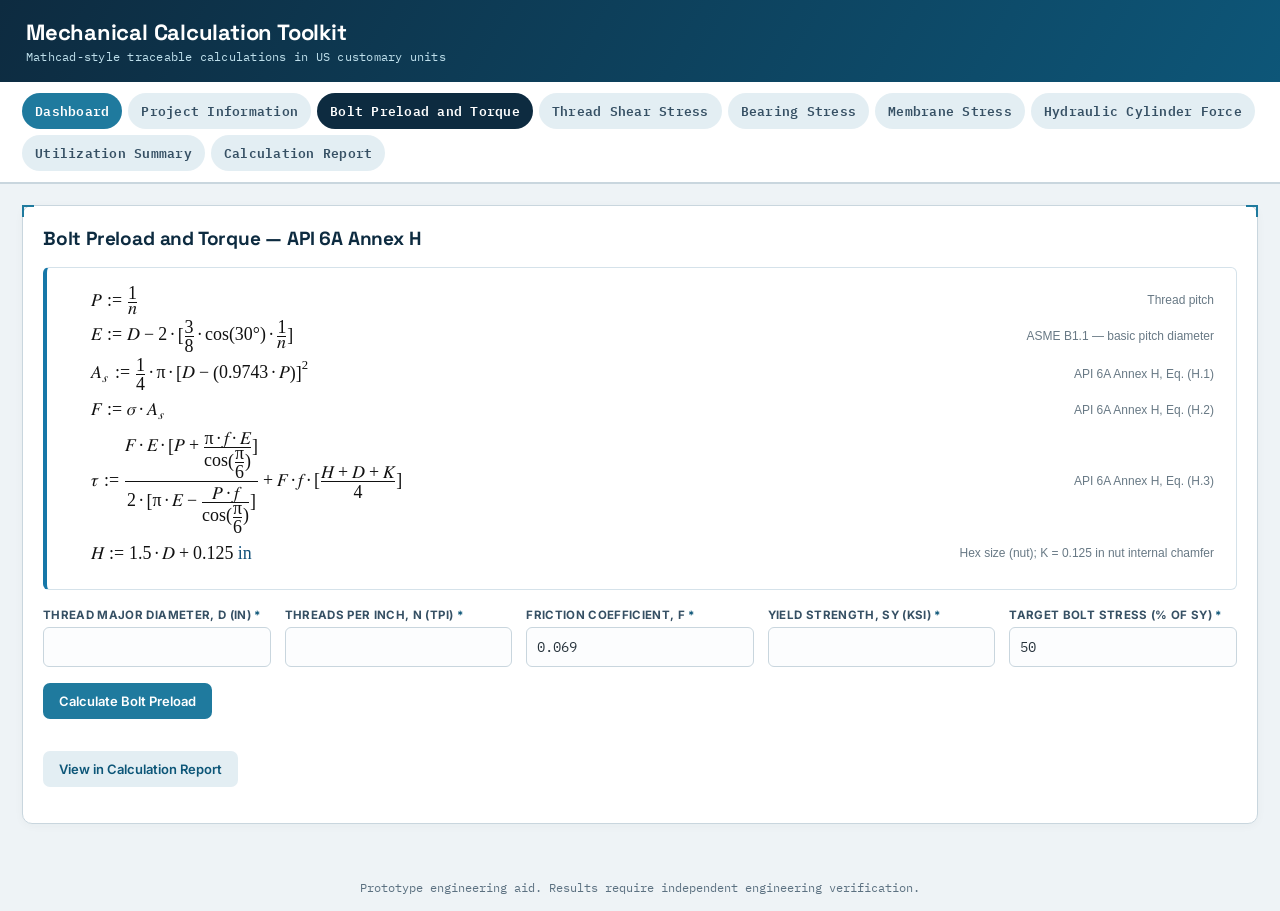
<file: bolt-preload.html>
<!DOCTYPE html>
<html lang="en">
<head>
<meta charset="UTF-8">
<meta name="viewport" content="width=device-width,initial-scale=1.0">
<title>Bolt Preload and Torque (API 6A Annex H) — Mechanical Calculation Toolkit</title>
<link rel="preconnect" href="https://fonts.googleapis.com">
<link rel="preconnect" href="https://fonts.gstatic.com" crossorigin>
<link href="https://fonts.googleapis.com/css2?family=Space+Grotesk:wght@500;600;700&family=Inter:wght@400;500;600;700&family=IBM+Plex+Mono:wght@400;500;600&display=swap" rel="stylesheet">
<link rel="stylesheet" href="shared.css">
</head>
<body>
<header class="app" id="appHeader"></header>
<nav class="crumbs" id="appNav"></nav>
<main>
<div id="globalError" class="errorbox"></div>
<div class="card"><h2>Bolt Preload and Torque — API 6A Annex H</h2>
<div id="formulaBox"></div>
<div class="grid">
<div class="field"><label>Thread major diameter, D (in)</label><input type="number" id="bp_dia" step="any"></div>
<div class="field"><label>Threads per inch, n (TPI)</label><input type="number" id="bp_tpi" step="any"></div>
<div class="field"><label>Friction coefficient, f</label><input type="number" id="bp_f" value="0.069" step="any"></div>
<div class="field"><label>Yield strength, Sy (ksi)</label><input type="number" id="bp_yield" step="any"></div>
<div class="field"><label>Target bolt stress (% of Sy)</label><input type="number" id="bp_pct" value="50" step="any"></div>
</div>
<p><button class="calcbtn" onclick="calcBolt()">Calculate Bolt Preload</button></p>
<div id="results" class="results"></div>
<div id="sheet"></div>
<p class="jump"><a href="calculation-report.html"><button class="ghost">View in Calculation Report</button></a></p>
</div>
</main>
<div class="footer">Prototype engineering aid. Results require independent engineering verification.</div>
<script src="shared.js"></script>
<script>
const {v:V,q:Q,r:R,f:Fr,p:Pw,br:Br,o:Op,n:Nm,c:Ct,fn:Fn,tx:Tx}=M;const PI=M.pi;
const val=id=>document.getElementById(id).value;
const num=id=>Number(val(id));
function restoreInputs(fields){const d=loadData(),inp=d.inputs||{};fields.forEach(id=>{if(inp[id]!==undefined)document.getElementById(id).value=inp[id]})}
function persistInputs(){const d=loadData();d.inputs=d.inputs||{};FIELDS.forEach(id=>d.inputs[id]=val(id));saveData(d)}

const FIELDS=['bp_dia','bp_tpi','bp_f','bp_yield','bp_pct'];
const RULES=[
 {id:'bp_dia',label:'Thread major diameter (D)',exclusiveMin:0,max:24},
 {id:'bp_tpi',label:'Threads per inch (n)',exclusiveMin:0,max:80},
 {id:'bp_f',label:'Friction coefficient (f)',exclusiveMin:0,max:1},
 {id:'bp_yield',label:'Yield strength (Sy)',exclusiveMin:0,max:400},
 {id:'bp_pct',label:'Target bolt stress (%)',exclusiveMin:0,max:100}];
const API='API 6A Annex H';
const ASME='ASME B1.1';
const COS=Fn('cos',Fr(PI,Nm(6)));
const COS30=Fn('cos',R(Nm(30),Ct('°')));   /* cos(30°) shown with a degree symbol */

/* symbolic equations (shared by the formula box and the report) */
const EQ={
 P:Fr(Nm(1),V('n')),
 E:R(V('D'),Op('−'),Nm(2),Op('·'),Br(R(Fr(Nm(3),Nm(8)),Op('·'),COS30,Op('·'),Fr(Nm(1),V('n'))),'[')),
 H:R(Nm(1.5),Op('·'),V('D'),Op('+'),Nm(0.125),M.u('in')),
 As:R(Fr(Nm(1),Nm(4)),Op('·'),PI,Op('·'),Pw(Br(R(V('D'),Op('−'),Br(R(Nm(0.9743),Op('·'),V('P')))),'['),Nm(2))),
 sig:R(V('k'),Op('·'),V('S','y')),
 F:R(V('σ'),Op('·'),V('A','s')),
 tau:R(Fr(R(V('F'),Op('·'),V('E'),Op('·'),Br(R(V('P'),Op('+'),Fr(R(PI,Op('·'),V('f'),Op('·'),V('E')),COS)),'[')),
           R(Nm(2),Op('·'),Br(R(PI,Op('·'),V('E'),Op('−'),Fr(R(V('P'),Op('·'),V('f')),COS)),'['))),
       Op('+'),V('F'),Op('·'),V('f'),Op('·'),Br(Fr(R(V('H'),Op('+'),V('D'),Op('+'),V('K')),Nm(4)),'[')),
 tauft:Fr(V('τ'),Nm(12))
};
renderFormulaBox('formulaBox',[
 {lhs:V('P'),eq:EQ.P,ref:'Thread pitch'},
 {lhs:V('E'),eq:EQ.E,ref:ASME+' — basic pitch diameter'},
 {lhs:V('A','s'),eq:EQ.As,ref:API+', Eq. (H.1)'},
 {lhs:V('F'),eq:EQ.F,ref:API+', Eq. (H.2)'},
 {lhs:V('τ'),eq:EQ.tau,ref:API+', Eq. (H.3)'},
 {lhs:V('H'),eq:EQ.H,ref:'Hex size (nut); K = 0.125 in nut internal chamfer'}]);

function resultsHTML(r){
 /* safe lookup: older saved results without a variable no longer break the page */
 const g=s=>{const v=(r.vars||[]).find(x=>x.symbol===s);return v?v.value:''};
 return `<div style="grid-column:1/-1;border:2px solid #0b5cad;background:#eaf3fc;border-radius:10px;padding:16px 20px;margin-bottom:8px">
<div style="font-size:13px;font-weight:600;text-transform:uppercase;letter-spacing:.04em;color:#0b5cad">Make-up Torque (τ) — API 6A Eq. H.3</div>
<div style="font-family:'IBM Plex Mono',monospace;font-size:32px;font-weight:600;color:#0a2540;margin-top:4px">${fmt(g('τft'),1)} <span style="font-size:18px;font-weight:500">ft·lbf</span></div></div>`
 +box('Thread Pitch (P)',fmt(g('P'),5),'in')
 +box('Pitch Diameter (E)',fmt(g('E'),5),'in')
 +box('Tensile Stress Area (Aₛ)',fmt(g('As'),4),'in²')
 +box('Bolt Stress (σ)',fmt(g('σ'),3),'ksi')
 +box('Bolt Load (F)',fmt(g('F'),0),'lbf');
}

function calcBolt(){
 try{
  if(!validateForm(RULES).ok)return false;
  const D=num('bp_dia'),n=num('bp_tpi'),f=num('bp_f'),Sy=num('bp_yield'),k=num('bp_pct')/100,K=0.125;

  /* Thread pitch */
  const P=1/n;
  /* ASME B1.1 basic pitch diameter: E = D − 2·[(3/8)·cos(30°)·(1/n)] */
  const E=D-2*((3/8)*Math.cos(Math.PI/6)*P);
  if(E<=0||E>=D){showError('Calculated pitch diameter E must be greater than 0 and less than D. Check the diameter and TPI inputs.');return false}

  const H=1.5*D+K;
  const c=Math.cos(Math.PI/6);
  const As=0.25*Math.PI*Math.pow(D-0.9743*P,2);
  const sig=k*Sy;
  const F=sig*1000*As;
  const t1=F*E*(P+Math.PI*f*E/c)/(2*(Math.PI*E-P*f/c));
  const t2=F*f*((H+D+K)/4);
  const tau=t1+t2, tauft=tau/12;

  const vars=[
   variable('D','Thread major diameter',D,'in','input',V('D')),
   variable('n','Threads per inch',n,'in⁻¹','input',V('n')),
   variable('f','Friction coefficient',f,'-','input',V('f')),
   variable('Sy','Yield strength',Sy,'ksi','input',V('S','y')),
   variable('k','Target bolt stress, fraction of Sᵧ',k,'-','input',V('k')),
   variable('K','Nut internal chamfer',K,'in','input',V('K')),
   variable('P','Thread pitch',P,'in','calculated',V('P')),
   variable('E','Pitch diameter of thread',E,'in','calculated',V('E')),
   variable('H','Hex size',H,'in','calculated',V('H')),
   variable('As','Tensile stress area',As,'in²','calculated',V('A','s')),
   variable('σ','Bolt stress',sig,'ksi','calculated',V('σ')),
   variable('F','Bolt load',F,'lbf','calculated',V('F')),
   variable('τ','Make-up torque',tau,'lbf·in','calculated',V('τ')),
   variable('τft','Make-up torque',tauft,'ft·lbf','calculated',V('τ','ft'))];

  const steps=[
   step('Thread pitch',V('P'),EQ.P,Fr(Nm(1),Q(n,'in⁻¹')),Q(P,'in',5),'Thread pitch'),
   step('Pitch diameter of thread',V('E'),EQ.E,
    R(Q(D,'in'),Op('−'),Nm(2),Op('·'),Br(R(Fr(Nm(3),Nm(8)),Op('·'),COS30,Op('·'),Fr(Nm(1),Q(n,'in⁻¹'))),'[')),
    Q(E,'in',5),ASME),
   step('Hex size (nut)',V('H'),EQ.H,R(Nm(1.5),Op('·'),Q(D,'in'),Op('+'),Q(K,'in')),Q(H,'in'),API),
   step('Tensile stress area',V('A','s'),EQ.As,R(Fr(Nm(1),Nm(4)),Op('·'),PI,Op('·'),Pw(Br(R(Q(D,'in'),Op('−'),Br(R(Nm(0.9743),Op('·'),Q(P,'in',5)))),'['),Nm(2))),Q(As,'in²'),API+', Eq. (H.1)'),
   step('Bolt stress',V('σ'),EQ.sig,R(Nm(k),Op('·'),Q(Sy,'ksi')),Q(sig,'ksi',3)),
   step('Bolt load',V('F'),EQ.F,R(Q(sig*1000,'psi',1),Op('·'),Q(As,'in²')),Q(F,'lbf',0),API+', Eq. (H.2)'),
   step('Make-up torque',V('τ'),EQ.tau,
    R(Fr(R(Nm(F,0),Op('·'),Nm(E,5),Op('·'),Br(R(Nm(P,5),Op('+'),Fr(R(PI,Op('·'),Nm(f),Op('·'),Nm(E,5)),COS)),'[')),
         R(Nm(2),Op('·'),Br(R(PI,Op('·'),Nm(E,5),Op('−'),Fr(R(Nm(P,5),Op('·'),Nm(f)),COS)),'['))),
      Op('+'),Nm(F,0),Op('·'),Nm(f),Op('·'),Br(Fr(R(Nm(H,4),Op('+'),Nm(D),Op('+'),Nm(K)),Nm(4)),'[')),
    Q(tau,'lbf·in',1),API+', Eq. (H.3)'),
   step('Make-up torque in ft·lbf',V('τ','ft'),EQ.tauft,Fr(Q(tau,'lbf·in',1),Q(12,'in/ft')),Q(tauft,'ft·lbf',1))];

  const result={name:'Bolt preload and make-up torque (API 6A Annex H)',demand:tauft,allowable:'',uf:NaN,unit:'ft·lbf',status:'CALCULATED',vars,steps};
  show(result);saveModuleResult('bolt',result);persistInputs();clearError();return true;
 }catch(e){
  console.error(e);
  showError('Calculation error: '+e.message);
  return false;
 }
}

function show(result){document.getElementById('results').innerHTML=resultsHTML(result);document.getElementById('sheet').innerHTML=detailedSection('bolt',result)}
function restore(){restoreInputs(FIELDS);const s=(loadData().results||{}).bolt;if(s){try{show(s)}catch(e){console.warn('Saved bolt result could not be displayed; recalculate.',e)}}}
renderChrome('bolt');
markRequiredFields(RULES);restore();
document.querySelectorAll('input,select').forEach(el=>el.addEventListener('input',persistInputs));
</script>
</body>
</html>
</file>
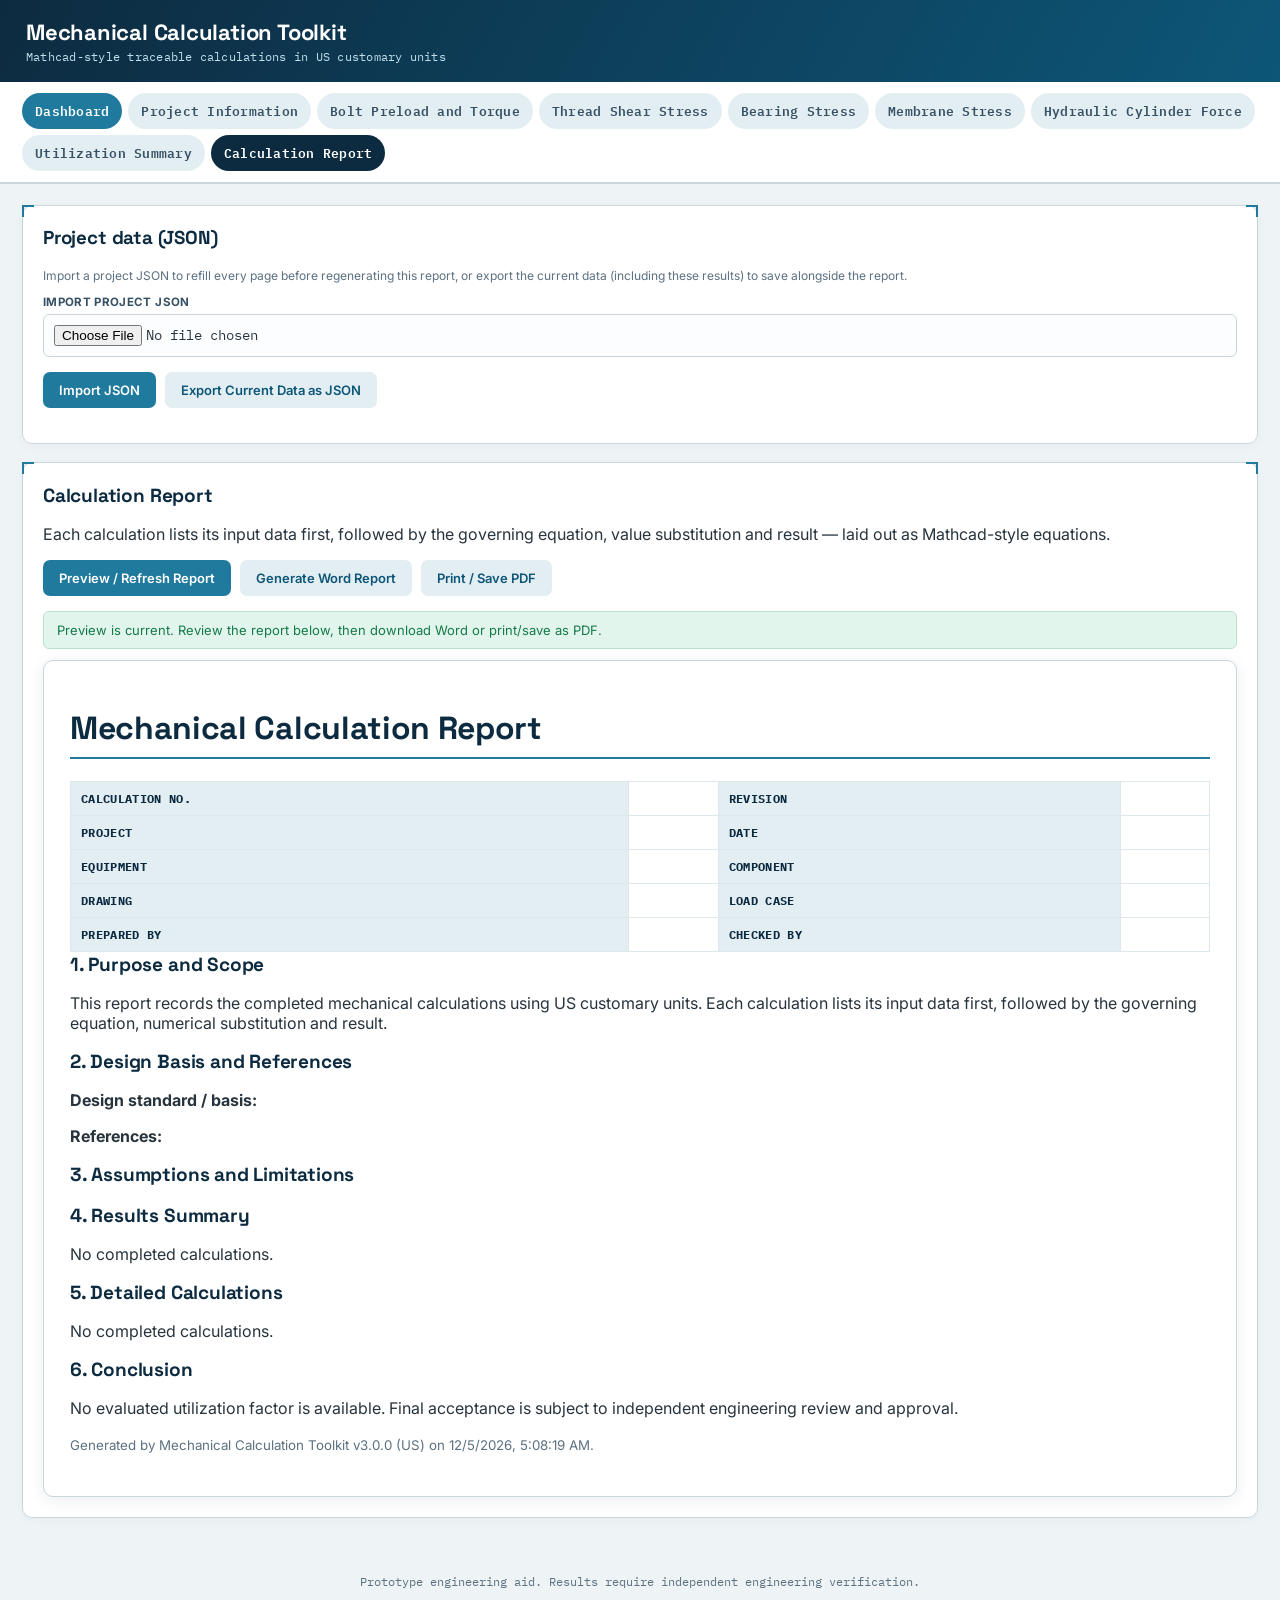
<file: calculation-report.html>
<!DOCTYPE html>
<html lang="en">
<head>
<meta charset="UTF-8">
<meta name="viewport" content="width=device-width,initial-scale=1.0">
<title>Calculation Report — Mechanical Calculation Toolkit</title>
<link rel="preconnect" href="https://fonts.googleapis.com">
<link rel="preconnect" href="https://fonts.gstatic.com" crossorigin>
<link href="https://fonts.googleapis.com/css2?family=Space+Grotesk:wght@500;600;700&family=Inter:wght@400;500;600;700&family=IBM+Plex+Mono:wght@400;500;600&display=swap" rel="stylesheet">
<link rel="stylesheet" href="shared.css">
<style>.status.CALCULATED{background:var(--accent-soft);color:var(--accent-deep);border:1px solid var(--line)}</style>
</head>
<body>
<header class="app" id="appHeader"></header>
<nav class="crumbs" id="appNav"></nav>
<main>
<div id="globalError" class="errorbox"></div>
<div class="card">
  <h3>Project data (JSON)</h3>
  <p class="small">Import a project JSON to refill every page before regenerating this report, or export the current data (including these results) to save alongside the report.</p>
  <div class="grid"><div class="field"><label>Import project JSON</label><input type="file" id="importJsonFile" accept="application/json,.json"></div></div>
  <div class="report-actions"><button onclick="doImportJson()">Import JSON</button><button class="ghost" onclick="exportProjectJson()">Export Current Data as JSON</button></div>
  <div id="jsonStatus" class="small"></div>
</div>
<div class="card">
<h2>Calculation Report</h2>
<p>Each calculation lists its input data first, followed by the governing equation, value substitution and result — laid out as Mathcad-style equations.</p>
<div class="report-actions">
 <button onclick="doPreview()">Preview / Refresh Report</button>
 <button id="downloadBtn" class="ghost" onclick="doWord()" disabled>Generate Word Report</button>
 <button id="printBtn" class="ghost" onclick="doPrint()" disabled>Print / Save PDF</button>
</div>
<div id="previewState" class="preview-state">Preview is not current. Select <b>Preview / Refresh Report</b> before downloading or printing.</div>
<div id="preview"></div>
</div>
</main>
<div class="footer">Prototype engineering aid. Results require independent engineering verification.</div>
<script src="shared.js"></script>
<!-- Word (.docx) export library: local copy first, CDN as backup -->
<script src="docx.iife.js"></script>
<script>if(!window.docx)document.write('<script src="https://unpkg.com/docx@9.6.1/dist/index.iife.js"><\/script>')</script>
<script>
let ready=false;
function doPreview(){
 document.getElementById('preview').innerHTML=reportHtml();ready=true;
 document.getElementById('downloadBtn').disabled=false;document.getElementById('printBtn').disabled=false;
 const s=document.getElementById('previewState');s.className='preview-state ready';s.textContent='Preview is current. Review the report below, then download Word or print/save as PDF.';
}
async function doWord(){if(!ready){showError('Preview the report before generating the Word report.');return}try{await generateWord()}catch(e){console.error(e);showError('Word report could not be generated: '+e.message)}}
function doPrint(){if(!ready){showError('Preview the report before printing or saving as PDF.');return}window.print()}
async function doImportJson(){
 const input=document.getElementById('importJsonFile'),file=input.files[0],st=document.getElementById('jsonStatus');
 if(!file){st.textContent='Choose a JSON file first.';return}
 if(await importProjectJsonFile(file,'jsonStatus')){input.value='';doPreview()}
}
renderChrome('report');
doPreview();
</script>
</body>
</html>
</file>
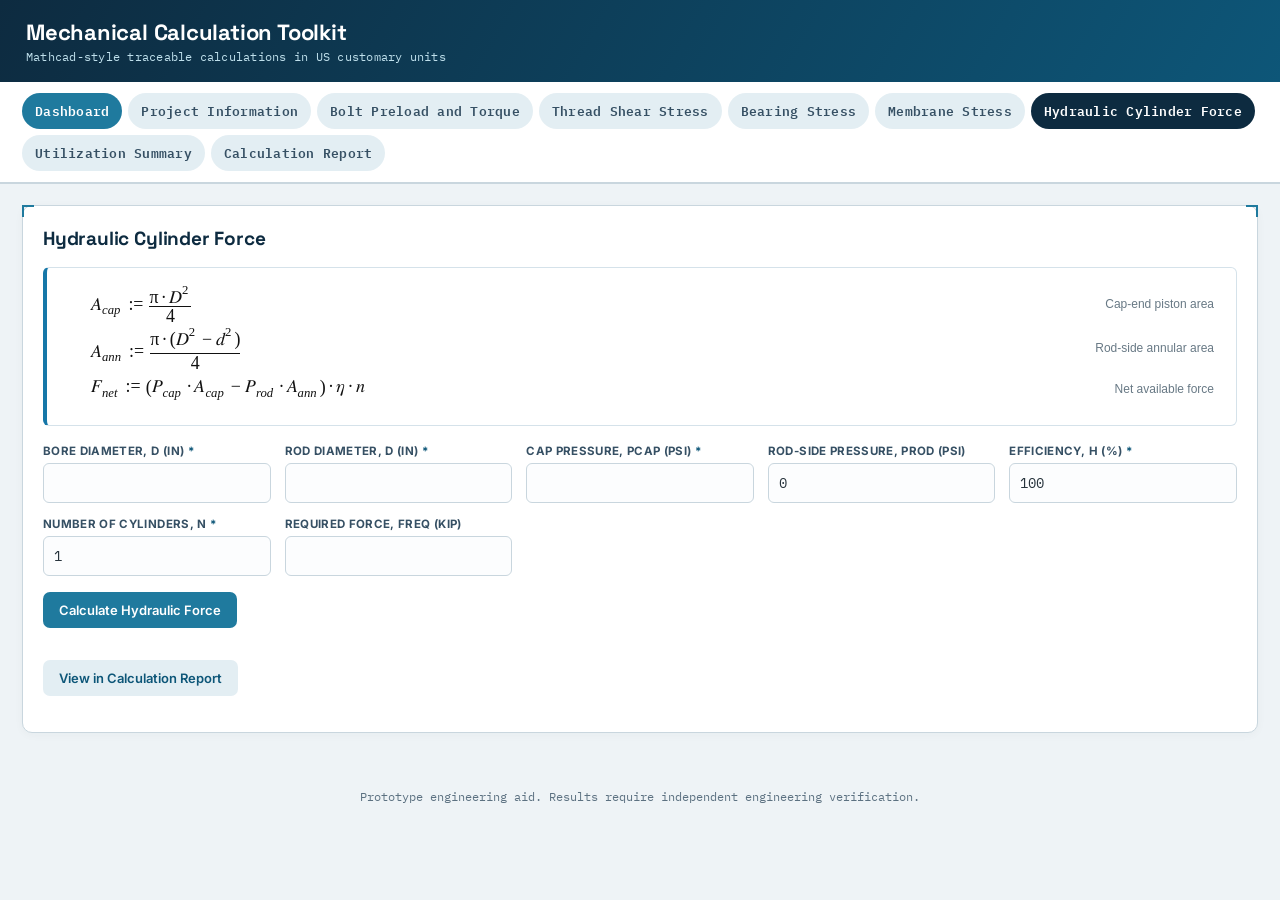
<file: hydraulic-cylinder.html>
<!DOCTYPE html>
<html lang="en">
<head>
<meta charset="UTF-8">
<meta name="viewport" content="width=device-width,initial-scale=1.0">
<title>Hydraulic Cylinder Force — Mechanical Calculation Toolkit</title>
<link rel="preconnect" href="https://fonts.googleapis.com">
<link rel="preconnect" href="https://fonts.gstatic.com" crossorigin>
<link href="https://fonts.googleapis.com/css2?family=Space+Grotesk:wght@500;600;700&family=Inter:wght@400;500;600;700&family=IBM+Plex+Mono:wght@400;500;600&display=swap" rel="stylesheet">
<link rel="stylesheet" href="shared.css">
</head>
<body>
<header class="app" id="appHeader"></header>
<nav class="crumbs" id="appNav"></nav>
<main>
<div id="globalError" class="errorbox"></div>
<div class="card"><h2>Hydraulic Cylinder Force</h2>
<div id="formulaBox"></div>
<div class="grid">
<div class="field"><label>Bore diameter, D (in)</label><input type="number" id="hy_bore" step="any"></div>
<div class="field"><label>Rod diameter, d (in)</label><input type="number" id="hy_rod" step="any"></div>
<div class="field"><label>Cap pressure, Pcap (psi)</label><input type="number" id="hy_pcap" step="any"></div>
<div class="field"><label>Rod-side pressure, Prod (psi)</label><input type="number" id="hy_prod" value="0" step="any"></div>
<div class="field"><label>Efficiency, η (%)</label><input type="number" id="hy_eff" value="100" step="any"></div>
<div class="field"><label>Number of cylinders, n</label><input type="number" id="hy_count" value="1" min="1"></div>
<div class="field"><label>Required force, Freq (kip)</label><input type="number" id="hy_required" step="any"></div>
</div>
<p><button class="calcbtn" onclick="calcHydraulic()">Calculate Hydraulic Force</button></p>
<div id="results" class="results"></div>
<div id="sheet"></div>
<p class="jump"><a href="calculation-report.html"><button class="ghost">View in Calculation Report</button></a></p>
</div>
</main>
<div class="footer">Prototype engineering aid. Results require independent engineering verification.</div>
<script src="shared.js"></script>
<script>
const {v:V,q:Q,r:R,f:Fr,p:Pw,br:Br,o:Op,n:Nm,c:Ct,fn:Fn,tx:Tx}=M;const PI=M.pi;
const val=id=>document.getElementById(id).value;
const num=id=>Number(val(id));
function restoreInputs(fields){const d=loadData(),inp=d.inputs||{};fields.forEach(id=>{if(inp[id]!==undefined)document.getElementById(id).value=inp[id]})}
function persistInputs(){const d=loadData();d.inputs=d.inputs||{};FIELDS.forEach(id=>d.inputs[id]=val(id));saveData(d)}

const FIELDS=['hy_bore','hy_rod','hy_pcap','hy_prod','hy_eff','hy_count','hy_required'];
const RULES=[{id:'hy_bore',label:'Bore diameter',exclusiveMin:0,max:60},{id:'hy_rod',label:'Rod diameter',min:0,max:60},{id:'hy_pcap',label:'Cap pressure',min:0,max:20000},{id:'hy_prod',label:'Rod-side pressure',required:false,min:0,max:20000},{id:'hy_eff',label:'Efficiency (%)',exclusiveMin:0,max:100},{id:'hy_count',label:'Number of cylinders',integer:true,min:1},{id:'hy_required',label:'Required force',required:false,min:0}];
const Acap=V('A','cap'),Aann=V('A','ann'),Fcap=V('F','cap'),Frod=V('F','rod'),Fnet=V('F','net');
const EQ={
 Acap:Fr(R(PI,Op('·'),Pw(V('D'),Nm(2))),Nm(4)),
 Aann:Fr(R(PI,Op('·'),Br(R(Pw(V('D'),Nm(2)),Op('−'),Pw(V('d'),Nm(2))))),Nm(4)),
 Fcap:R(V('P','cap'),Op('·'),Acap),Frod:R(V('P','rod'),Op('·'),Aann),
 Fnet:R(Br(R(Fcap,Op('−'),Frod)),Op('·'),V('η'),Op('·'),V('n')),
 uf:Fr(V('F','req'),Fnet)};
renderFormulaBox('formulaBox',[{lhs:Acap,eq:EQ.Acap,ref:'Cap-end piston area'},{lhs:Aann,eq:EQ.Aann,ref:'Rod-side annular area'},{lhs:Fnet,eq:R(Br(R(V('P','cap'),Op('·'),Acap,Op('−'),V('P','rod'),Op('·'),Aann)),Op('·'),V('η'),Op('·'),V('n')),ref:'Net available force'}]);
function resultsHTML(r){const g=s=>r.vars.find(v=>v.symbol===s).value;return box('Cap-End Area (Acap)',fmt(g('Acap'),4),'in²')+box('Rod-Side Area (Aann)',fmt(g('Aann'),4),'in²')+box('Net Available Force (Fnet)',fmt(r.allowable,3),'kip')+box('Required Force (Freq)',r.demand>0?fmt(r.demand):'Not entered','kip')+box('Utilization Factor (UF)',fmt(r.uf))+sbox(r.status)+ufGauge(r.uf)}
function calcHydraulic(){
 if(!validateForm(RULES).ok)return false;
 const D=num('hy_bore'),d=num('hy_rod'),Pc=num('hy_pcap'),Pr=num('hy_prod'),eta=num('hy_eff')/100,n=num('hy_count'),req=num('hy_required');
 if(d>=D){showError('Rod diameter must be less than bore diameter.');return false}
 const ac=Math.PI*D**2/4,aa=Math.PI*(D**2-d**2)/4,fc=Pc*ac,fr=Pr*aa,fn=(fc-fr)*eta*n,fnk=fn/1000,uf=req>0&&fnk>0?req/fnk:NaN;
 const vars=[variable('D','Cylinder bore diameter',D,'in','input',V('D')),variable('d','Rod diameter',d,'in','input',V('d')),variable('Pcap','Cap-side pressure',Pc,'psi','input',V('P','cap')),variable('Prod','Rod-side pressure',Pr,'psi','input',V('P','rod')),variable('η','Mechanical / hydraulic efficiency',eta,'-','input',V('η')),variable('n','Number of cylinders',n,'-','input',V('n')),variable('Freq','Required force',req>0?req:'','kip','input',V('F','req')),
  variable('Acap','Cap-end piston area',ac,'in²','calculated'),variable('Aann','Rod-side annular area',aa,'in²','calculated'),variable('Fnet','Net available force',fnk,'kip','calculated'),variable('UF','Capacity utilization factor',uf,'-','calculated')];
 const steps=[
  step('Cap-end piston area',Acap,EQ.Acap,Fr(R(PI,Op('·'),Pw(Br(Q(D,'in')),Nm(2))),Nm(4)),Q(ac,'in²')),
  step('Rod-side annular area',Aann,EQ.Aann,Fr(R(PI,Op('·'),Br(R(Pw(Br(Q(D,'in')),Nm(2)),Op('−'),Pw(Br(Q(d,'in')),Nm(2))),'[')),Nm(4)),Q(aa,'in²')),
  step('Cap-side hydraulic force',Fcap,EQ.Fcap,R(Q(Pc,'psi'),Op('·'),Q(ac,'in²')),Q(fc,'lbf',1)),
  step('Rod-side opposing force',Frod,EQ.Frod,R(Q(Pr,'psi'),Op('·'),Q(aa,'in²')),Q(fr,'lbf',1)),
  step('Net available force',Fnet,EQ.Fnet,R(Br(R(Q(fc,'lbf',1),Op('−'),Q(fr,'lbf',1))),Op('·'),Nm(eta),Op('·'),Nm(n)),R(Q(fn,'lbf',1),Op('='),Q(fnk,'kip')))];
 if(req>0)steps.push(step('Capacity utilization factor',V('UF'),EQ.uf,Fr(Q(req,'kip'),Q(fnk,'kip')),R(Nm(uf,3),Op('→'),Tx(status(uf)))));
 const result={name:'Hydraulic force capacity',demand:req,allowable:fnk,uf,unit:'kip',status:status(uf),vars,steps};
 show(result);saveModuleResult('hydraulic',result);persistInputs();return true;
}

function show(result){document.getElementById('results').innerHTML=resultsHTML(result);document.getElementById('sheet').innerHTML=detailedSection('hydraulic',result)}
function restore(){restoreInputs(FIELDS);const s=(loadData().results||{}).hydraulic;if(s)show(s)}
renderChrome('hydraulic');
markRequiredFields(RULES);restore();
document.querySelectorAll('input,select').forEach(el=>el.addEventListener('input',persistInputs));
</script>
</body>
</html>
</file>
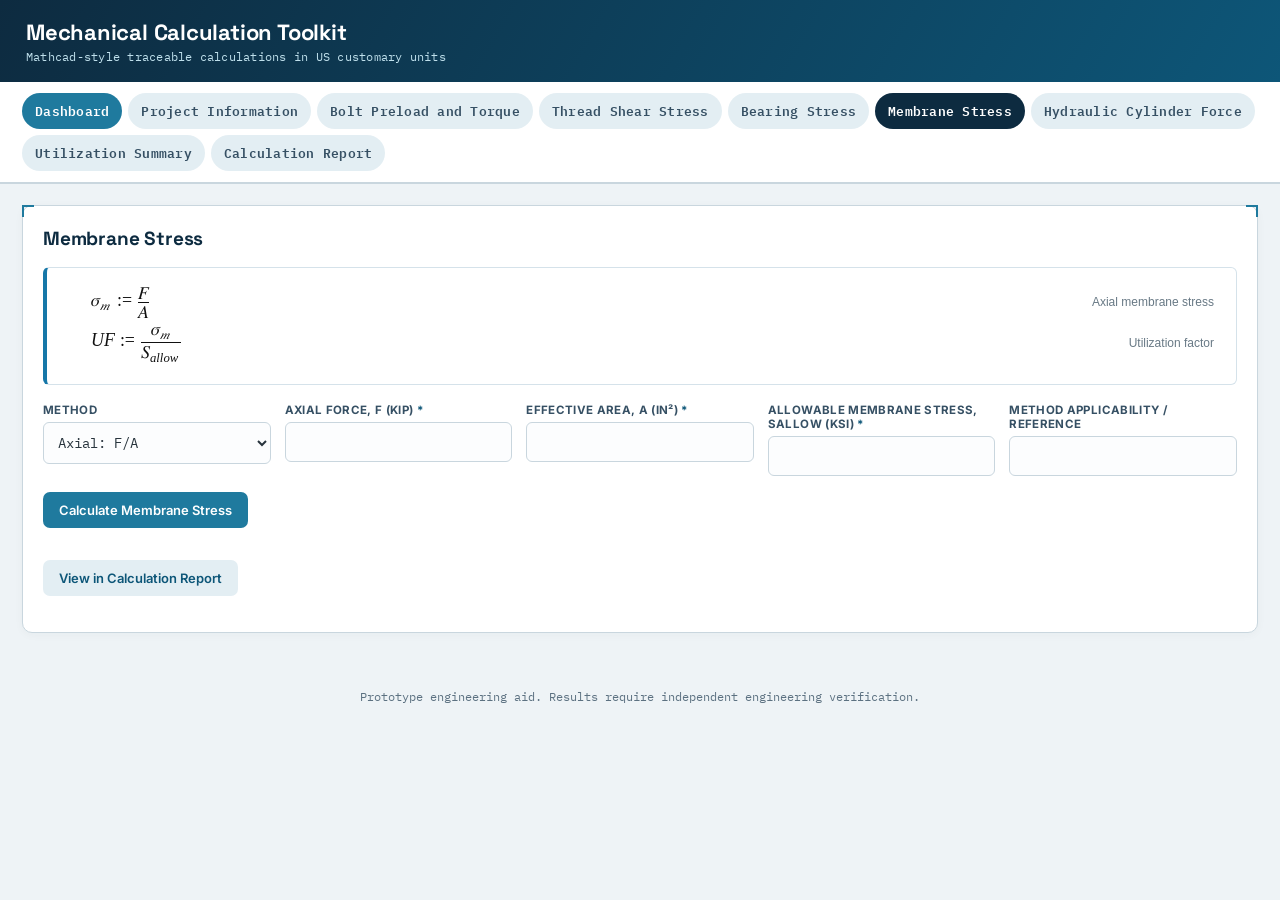
<file: membrane-stress.html>
<!DOCTYPE html>
<html lang="en">
<head>
<meta charset="UTF-8">
<meta name="viewport" content="width=device-width,initial-scale=1.0">
<title>Membrane Stress — Mechanical Calculation Toolkit</title>
<link rel="preconnect" href="https://fonts.googleapis.com">
<link rel="preconnect" href="https://fonts.gstatic.com" crossorigin>
<link href="https://fonts.googleapis.com/css2?family=Space+Grotesk:wght@500;600;700&family=Inter:wght@400;500;600;700&family=IBM+Plex+Mono:wght@400;500;600&display=swap" rel="stylesheet">
<link rel="stylesheet" href="shared.css">
</head>
<body>
<header class="app" id="appHeader"></header>
<nav class="crumbs" id="appNav"></nav>
<main>
<div id="globalError" class="errorbox"></div>
<div class="card"><h2>Membrane Stress</h2>
<div id="formulaBox"></div>
<div class="grid">
<div class="field"><label>Method</label><select id="ms_method" onchange="toggleMembrane()"><option value="axial">Axial: F/A</option><option value="hoop">Thin cylinder hoop: PD/(2t)</option><option value="long">Thin cylinder longitudinal: PD/(4t)</option></select></div>
<div class="field msAxial"><label>Axial force, F (kip)</label><input type="number" id="ms_force" step="any"></div>
<div class="field msAxial"><label>Effective area, A (in²)</label><input type="number" id="ms_area" step="any"></div>
<div class="field msPressure" style="display:none"><label>Pressure, P (psi)</label><input type="number" id="ms_pressure" step="any"></div>
<div class="field msPressure" style="display:none"><label>Diameter basis, D (in)</label><input type="number" id="ms_dia" step="any"></div>
<div class="field msPressure" style="display:none"><label>Effective thickness, t (in)</label><input type="number" id="ms_thk" step="any"></div>
<div class="field"><label>Allowable membrane stress, Sallow (ksi)</label><input type="number" id="ms_allow" step="any"></div>
<div class="field"><label>Method applicability / reference</label><input id="ms_reference"></div>
</div>
<p><button class="calcbtn" onclick="calcMembrane()">Calculate Membrane Stress</button></p>
<div id="results" class="results"></div>
<div id="sheet"></div>
<p class="jump"><a href="calculation-report.html"><button class="ghost">View in Calculation Report</button></a></p>
</div>
</main>
<div class="footer">Prototype engineering aid. Results require independent engineering verification.</div>
<script src="shared.js"></script>
<script>
const {v:V,q:Q,r:R,f:Fr,p:Pw,br:Br,o:Op,n:Nm,c:Ct,fn:Fn,tx:Tx}=M;const PI=M.pi;
const val=id=>document.getElementById(id).value;
const num=id=>Number(val(id));
function restoreInputs(fields){const d=loadData(),inp=d.inputs||{};fields.forEach(id=>{if(inp[id]!==undefined)document.getElementById(id).value=inp[id]})}
function persistInputs(){const d=loadData();d.inputs=d.inputs||{};FIELDS.forEach(id=>d.inputs[id]=val(id));saveData(d)}

const FIELDS=['ms_method','ms_force','ms_area','ms_pressure','ms_dia','ms_thk','ms_allow','ms_reference'];
const RULES_AXIAL=[{id:'ms_force',label:'Axial force',min:0},{id:'ms_area',label:'Effective area',exclusiveMin:0},{id:'ms_allow',label:'Allowable membrane stress',exclusiveMin:0,max:400}];
const RULES_PRESSURE=[{id:'ms_pressure',label:'Pressure',min:0},{id:'ms_dia',label:'Diameter basis',exclusiveMin:0},{id:'ms_thk',label:'Effective thickness',exclusiveMin:0},{id:'ms_allow',label:'Allowable membrane stress',exclusiveMin:0,max:400}];
const SYM={axial:V('σ','m'),hoop:V('σ','h'),long:V('σ','l')};
const EQS={axial:Fr(V('F'),V('A')),hoop:Fr(R(V('P'),Op('·'),V('D')),R(Nm(2),Op('·'),V('t'))),long:Fr(R(V('P'),Op('·'),V('D')),R(Nm(4),Op('·'),V('t')))};
function toggleMembrane(){const m=val('ms_method'),pr=m!=='axial';
 document.querySelectorAll('.msPressure').forEach(x=>x.style.display=pr?'block':'none');document.querySelectorAll('.msAxial').forEach(x=>x.style.display=pr?'none':'block');
 renderFormulaBox('formulaBox',[{lhs:SYM[m],eq:EQS[m],ref:m==='axial'?'Axial membrane stress':m==='hoop'?'Hoop membrane stress (thin cylinder)':'Longitudinal membrane stress (thin cylinder)'},{lhs:V('UF'),eq:Fr(SYM[m],V('S','allow')),ref:'Utilization factor'}])}
function resultsHTML(r){return box('Membrane Stress',fmt(r.demand,4),'ksi')+box('Allowable (Sallow)',fmt(r.allowable),'ksi')+box('Utilization Factor (UF)',fmt(r.uf))+sbox(r.status)+ufGauge(r.uf)}
function calcMembrane(){
 const m=val('ms_method'),S=num('ms_allow'),ref=val('ms_reference'),sym=SYM[m];let st,vars,steps;
 if(m==='axial'){
  if(!validateForm(RULES_AXIAL).ok)return false;
  const F=num('ms_force'),A=num('ms_area');st=F/A;
  vars=[variable('F','Axial force',F,'kip','input',V('F')),variable('A','Effective area',A,'in²','input',V('A'))];
  steps=[step('Axial membrane stress',sym,EQS.axial,Fr(Q(F,'kip'),Q(A,'in²')),Q(st,'ksi'))];
 }else{
  if(!validateForm(RULES_PRESSURE).ok)return false;
  const P=num('ms_pressure'),D=num('ms_dia'),t=num('ms_thk'),c=m==='hoop'?2:4,psi=P*D/(c*t);st=psi/1000;
  vars=[variable('P','Internal pressure',P,'psi','input',V('P')),variable('D','Diameter basis',D,'in','input',V('D')),variable('t','Effective thickness',t,'in','input',V('t'))];
  steps=[step(m==='hoop'?'Hoop membrane stress (thin cylinder)':'Longitudinal membrane stress (thin cylinder)',sym,EQS[m],Fr(R(Q(P,'psi'),Op('·'),Q(D,'in')),R(Nm(c),Op('·'),Q(t,'in'))),R(Q(psi,'psi',1),Op('='),Q(st,'ksi')))];
 }
 const uf=st/S;
 vars.push(variable('Sallow','Allowable membrane stress',S,'ksi','input',V('S','allow')),variable('Ref','Method applicability / reference',ref,'','input',Tx('Reference')),variable('σ','Membrane stress',st,'ksi','calculated'),variable('UF','Utilization factor',uf,'-','calculated'));
 steps.push(step('Utilization factor',V('UF'),Fr(sym,V('S','allow')),Fr(Q(st,'ksi'),Q(S,'ksi')),R(Nm(uf,3),Op('→'),Tx(status(uf)))));
 const result={name:'Membrane stress',demand:st,allowable:S,uf,unit:'ksi',status:status(uf),vars,steps};
 show(result);saveModuleResult('membrane',result);persistInputs();return true;
}

function show(result){document.getElementById('results').innerHTML=resultsHTML(result);document.getElementById('sheet').innerHTML=detailedSection('membrane',result)}
function restore(){restoreInputs(FIELDS);const s=(loadData().results||{}).membrane;if(s)show(s)}
renderChrome('membrane');
markRequiredFields(RULES_PRESSURE);markRequiredFields(RULES_AXIAL);restoreInputs(FIELDS);toggleMembrane();restore();
document.querySelectorAll('input,select').forEach(el=>el.addEventListener('input',persistInputs));
</script>
</body>
</html>
</file>
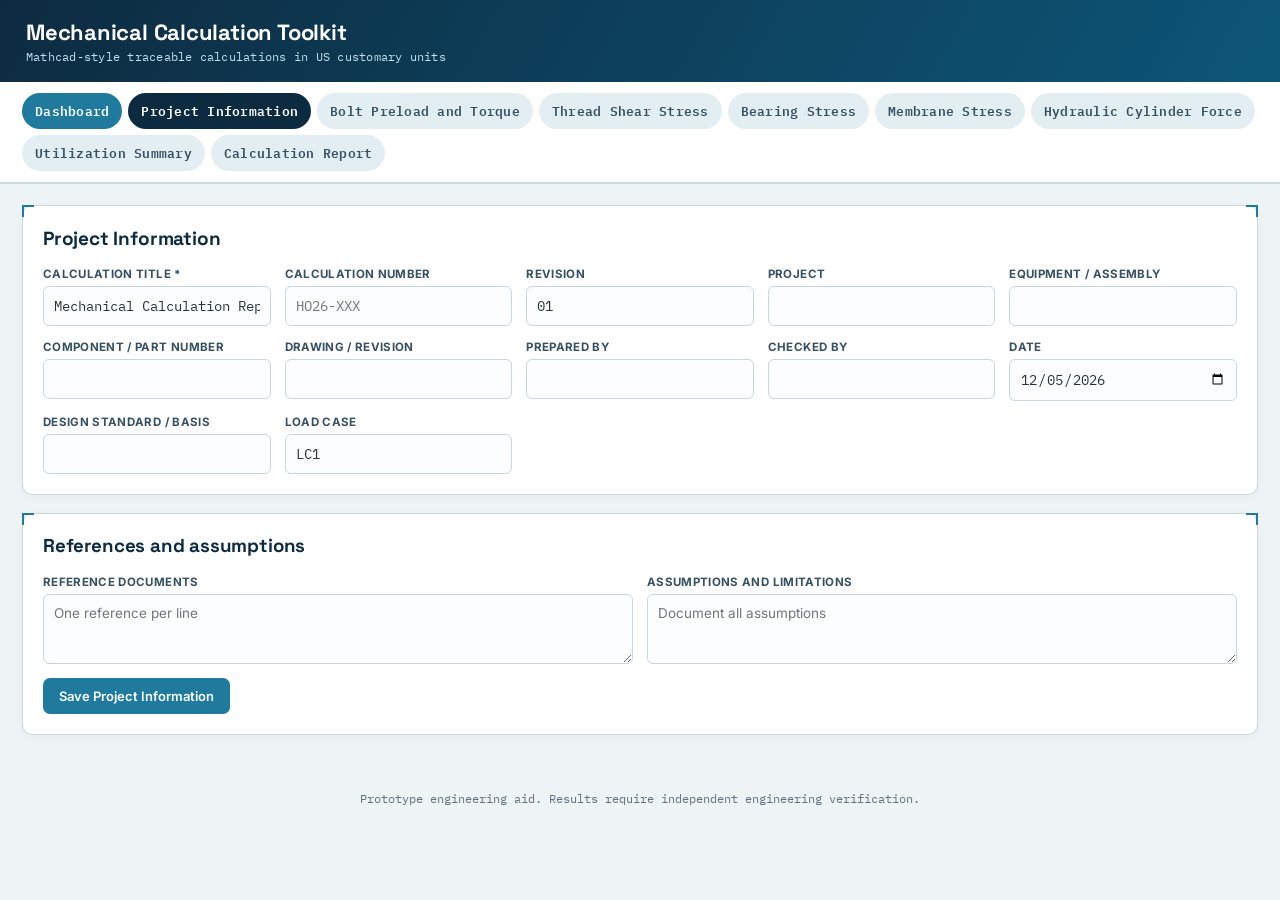
<file: project-info.html>
<!DOCTYPE html>
<html lang="en">
<head>
<meta charset="UTF-8">
<meta name="viewport" content="width=device-width,initial-scale=1.0">
<title>Project Information — Mechanical Calculation Toolkit</title>
<link rel="preconnect" href="https://fonts.googleapis.com">
<link rel="preconnect" href="https://fonts.gstatic.com" crossorigin>
<link href="https://fonts.googleapis.com/css2?family=Space+Grotesk:wght@500;600;700&family=Inter:wght@400;500;600;700&family=IBM+Plex+Mono:wght@400;500;600&display=swap" rel="stylesheet">
<link rel="stylesheet" href="shared.css">
</head>
<body>
<header class="app" id="appHeader"></header>
<nav class="crumbs" id="appNav"></nav>
<main>
<div id="globalError" class="errorbox"></div>
<div class="card"><h2>Project Information</h2><div class="grid">
<div class="field"><label>Calculation title</label><input id="p_title" value="Mechanical Calculation Report (US units)"></div>
<div class="field"><label>Calculation number</label><input id="p_number" placeholder="HO26-XXX"></div>
<div class="field"><label>Revision</label><input id="p_rev" value="01"></div>
<div class="field"><label>Project</label><input id="p_project"></div>
<div class="field"><label>Equipment / Assembly</label><input id="p_equipment"></div>
<div class="field"><label>Component / Part number</label><input id="p_component"></div>
<div class="field"><label>Drawing / Revision</label><input id="p_drawing"></div>
<div class="field"><label>Prepared by</label><input id="p_prepared"></div>
<div class="field"><label>Checked by</label><input id="p_checked"></div>
<div class="field"><label>Date</label><input type="date" id="p_date"></div>
<div class="field"><label>Design standard / basis</label><input id="p_standard"></div>
<div class="field"><label>Load case</label><input id="p_loadcase" value="LC1"></div>
</div></div>
<div class="card"><h3>References and assumptions</h3><div class="grid">
<div class="field"><label>Reference documents</label><textarea id="p_refs" placeholder="One reference per line"></textarea></div>
<div class="field"><label>Assumptions and limitations</label><textarea id="p_assumptions" placeholder="Document all assumptions"></textarea></div>
</div>
<div class="savebar"><button onclick="saveProject()">Save Project Information</button><span class="savedmsg" id="savedMsg">Saved</span></div>
</div>
</main>
<div class="footer">Prototype engineering aid. Results require independent engineering verification.</div>
<script src="shared.js"></script>
<script>
const FIELDS=['p_title','p_number','p_rev','p_project','p_equipment','p_component','p_drawing','p_prepared','p_checked','p_date','p_standard','p_loadcase','p_refs','p_assumptions'];
const RULES=[{id:'p_title',label:'Calculation title',type:'text'}];
function loadProject(){
 const d=loadData();const p=d.project||{};
 FIELDS.forEach(id=>{if(p[id]!==undefined)document.getElementById(id).value=p[id]});
 if(!p.p_date)document.getElementById('p_date').value=new Date().toISOString().slice(0,10);
}
function saveProject(){
 if(!validateForm(RULES).ok)return;
 const d=loadData();d.project=d.project||{};
 FIELDS.forEach(id=>d.project[id]=document.getElementById(id).value);
 saveData(d);
 flashSaved('savedMsg');
}
renderChrome('project');
markRequiredFields(RULES);
loadProject();
</script>
</body>
</html>
</file>
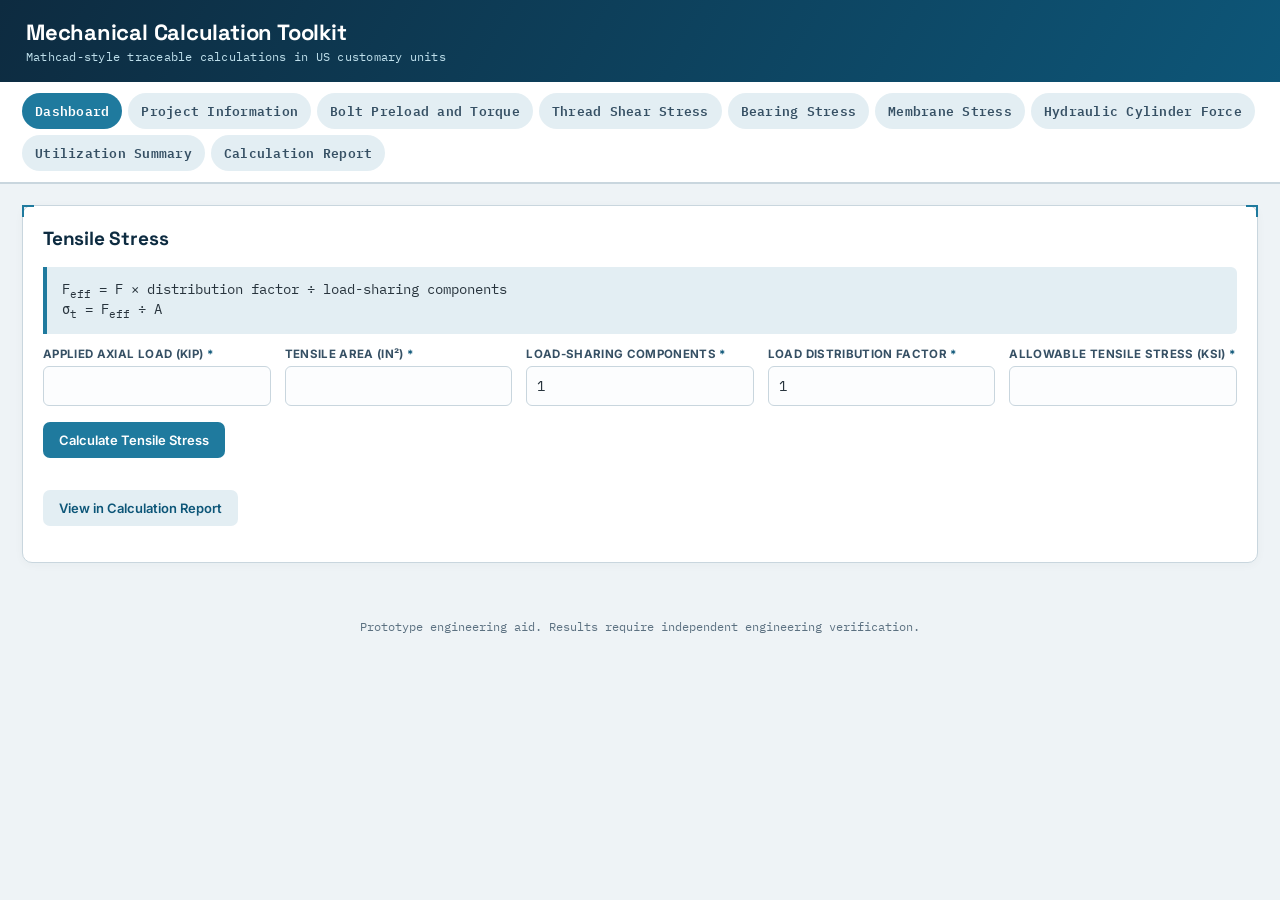
<file: tensile-stress.html>
<!DOCTYPE html>
<html lang="en">
<head>
<meta charset="UTF-8">
<meta name="viewport" content="width=device-width,initial-scale=1.0">
<title>Tensile Stress — Mechanical Calculation Toolkit</title>
<link rel="preconnect" href="https://fonts.googleapis.com">
<link rel="preconnect" href="https://fonts.gstatic.com" crossorigin>
<link href="https://fonts.googleapis.com/css2?family=Space+Grotesk:wght@500;600;700&family=Inter:wght@400;500;600;700&family=IBM+Plex+Mono:wght@400;500;600&display=swap" rel="stylesheet">
<link rel="stylesheet" href="shared.css">
</head>
<body>
<header class="app" id="appHeader"></header>
<nav class="crumbs" id="appNav"></nav>
<main>
<div id="globalError" class="errorbox"></div>
<div class="card"><h2>Tensile Stress</h2>
<div class="formula">F<sub>eff</sub> = F × distribution factor ÷ load-sharing components<br>σ<sub>t</sub> = F<sub>eff</sub> ÷ A</div>
<div class="grid">
<div class="field"><label>Applied axial load (kip)</label><input type="number" id="ts_load" step="any"></div>
<div class="field"><label>Tensile area (in²)</label><input type="number" id="ts_area" step="any"></div>
<div class="field"><label>Load-sharing components</label><input type="number" id="ts_count" value="1" min="1"></div>
<div class="field"><label>Load distribution factor</label><input type="number" id="ts_factor" value="1" step="any"></div>
<div class="field"><label>Allowable tensile stress (ksi)</label><input type="number" id="ts_allow" step="any"></div>
</div>
<p><button class="calcbtn" onclick="calcTensile()">Calculate Tensile Stress</button></p>
<div id="ts_results" class="results"></div>
<p class="jump"><a href="calculation-report.html"><button class="ghost">View in Calculation Report</button></a></p>
</div>
</main>
<div class="footer">Prototype engineering aid. Results require independent engineering verification.</div>
<script src="shared.js"></script>
<script>
const FIELDS=['ts_load','ts_area','ts_count','ts_factor','ts_allow'];
const RULES=[
 {id:'ts_load',label:'Applied axial load',min:0},
 {id:'ts_area',label:'Tensile area',exclusiveMin:0},
 {id:'ts_count',label:'Load-sharing components',integer:true,min:1},
 {id:'ts_factor',label:'Load distribution factor',exclusiveMin:0,max:5},
 {id:'ts_allow',label:'Allowable tensile stress',exclusiveMin:0,max:400}
];
function restore(){const d=loadData();const inputs=(d.inputs||{});FIELDS.forEach(id=>{if(inputs[id]!==undefined)document.getElementById(id).value=inputs[id]});const saved=(d.results||{}).tensile;if(saved)document.getElementById('ts_results').innerHTML=box('Effective load',fmt(saved.vars.find(v=>v.symbol==='Fₑ').value),'kip')+box('Tensile stress',fmt(saved.demand,4),'ksi')+box('Allowable',fmt(saved.allowable),'ksi')+box('UF',fmt(saved.uf))+sbox(saved.status)+ufGauge(saved.uf)}
function persistInputs(){const d=loadData();d.inputs=d.inputs||{};FIELDS.forEach(id=>d.inputs[id]=document.getElementById(id).value);saveData(d)}
function calcTensile(){
 if(!validateForm(RULES).ok)return false;
 const F=Number(document.getElementById('ts_load').value),A=Number(document.getElementById('ts_area').value),count=Number(document.getElementById('ts_count').value),k=Number(document.getElementById('ts_factor').value),allow=Number(document.getElementById('ts_allow').value);
 const eff=F*k/count,stress=eff/A,uf=stress/allow;
 const vars=[variable('F','Applied Axial Load',F,'kip','input'),variable('k','Load Distribution Factor',k,'-','input'),variable('n','Load-Sharing Components',count,'-','input'),variable('Aₜ','Tensile Area',A,'in²','input'),variable('Sallow','Allowable Tensile Stress',allow,'ksi','input'),variable('Fₑ','Effective Axial Load',eff,'kip','calculated'),variable('σₜ','Calculated Tensile Stress',stress,'ksi','calculated'),variable('UF','Utilization Factor',uf,'-','calculated')];
 const steps=[step('Effective load','Fₑ = F × k ÷ n',`Fₑ = ${F} × ${k} ÷ ${count}`,`Fₑ = ${fmt(eff,4)} kip`),step('Tensile stress','σₜ = Fₑ ÷ Aₜ',`σₜ = ${fmt(eff,4)} ÷ ${A}`,`σₜ = ${fmt(stress,4)} ksi`),step('Utilization','UF = σₜ ÷ Sallow',`UF = ${fmt(stress,4)} ÷ ${allow}`,`UF = ${fmt(uf,3)} → ${status(uf)}`)];
 document.getElementById('ts_results').innerHTML=box('Effective load',fmt(eff),'kip')+box('Tensile stress',fmt(stress,4),'ksi')+box('Allowable',fmt(allow),'ksi')+box('UF',fmt(uf))+sbox(status(uf))+ufGauge(uf);
 saveModuleResult('tensile',{name:'Tensile stress',demand:stress,allowable:allow,uf,unit:'ksi',status:status(uf),vars,steps});
 persistInputs();
 return true;
}
renderChrome('tensile');
markRequiredFields(RULES);
restore();
document.querySelectorAll('input').forEach(el=>el.addEventListener('input',persistInputs));
</script>
</body>
</html>
</file>
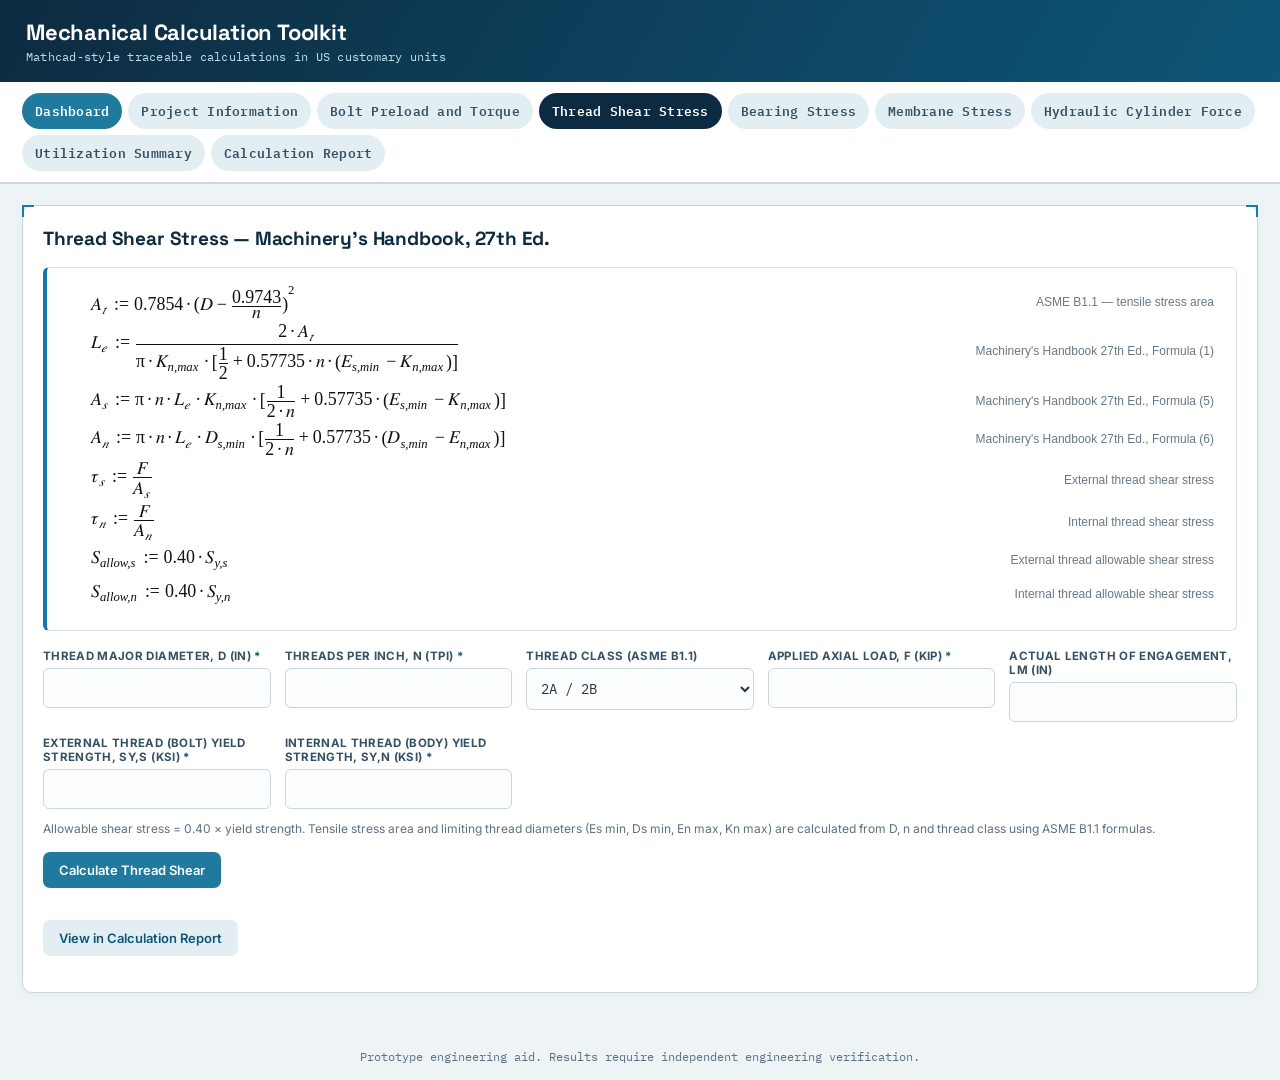
<file: thread-shear.html>
<!DOCTYPE html>
<html lang="en">
<head>
<meta charset="UTF-8">
<meta name="viewport" content="width=device-width,initial-scale=1.0">
<title>Thread Shear Stress — Mechanical Calculation Toolkit</title>
<link rel="preconnect" href="https://fonts.googleapis.com">
<link rel="preconnect" href="https://fonts.gstatic.com" crossorigin>
<link href="https://fonts.googleapis.com/css2?family=Space+Grotesk:wght@500;600;700&family=Inter:wght@400;500;600;700&family=IBM+Plex+Mono:wght@400;500;600&display=swap" rel="stylesheet">
<link rel="stylesheet" href="shared.css">
</head>
<body>
<header class="app" id="appHeader"></header>
<nav class="crumbs" id="appNav"></nav>
<main>
<div id="globalError" class="errorbox"></div>
<div class="card"><h2>Thread Shear Stress — Machinery's Handbook, 27th Ed.</h2>
<div id="formulaBox"></div>
<div class="grid">
<div class="field"><label>Thread major diameter, D (in)</label><input type="number" id="th_dia" step="any"></div>
<div class="field"><label>Threads per inch, n (TPI)</label><input type="number" id="th_tpi" step="any"></div>
<div class="field"><label>Thread class (ASME B1.1)</label><select id="th_class"><option value="2">2A / 2B</option><option value="3">3A / 3B</option></select></div>
<div class="field"><label>Applied axial load, F (kip)</label><input type="number" id="th_load" step="any"></div>
<div class="field"><label>Actual length of engagement, Lm (in)</label><input type="number" id="th_lm" step="any"></div>
<div class="field"><label>External thread (bolt) yield strength, Sy,s (ksi)</label><input type="number" id="th_exty" step="any"></div>
<div class="field"><label>Internal thread (body) yield strength, Sy,n (ksi)</label><input type="number" id="th_inty" step="any"></div>
</div>
<p class="small">Allowable shear stress = 0.40 × yield strength. Tensile stress area and limiting thread diameters (Es min, Ds min, En max, Kn max) are calculated from D, n and thread class using ASME B1.1 formulas.</p>
<p><button class="calcbtn" onclick="calcThread()">Calculate Thread Shear</button></p>
<div id="results" class="results"></div>
<div id="sheet"></div>
<p class="jump"><a href="calculation-report.html"><button class="ghost">View in Calculation Report</button></a></p>
</div>
</main>
<div class="footer">Prototype engineering aid. Results require independent engineering verification.</div>
<script src="shared.js"></script>
<script>
const {v:V,q:Q,r:R,f:Fr,p:Pw,br:Br,o:Op,n:Nm,c:Ct,fn:Fn,tx:Tx}=M;const PI=M.pi;
const val=id=>document.getElementById(id).value;
const num=id=>Number(val(id));
function restoreInputs(fields){const d=loadData(),inp=d.inputs||{};fields.forEach(id=>{const el=document.getElementById(id);if(el&&inp[id]!==undefined)el.value=inp[id]})}
function persistInputs(){const d=loadData();d.inputs=d.inputs||{};FIELDS.forEach(id=>d.inputs[id]=val(id));saveData(d)}

const FIELDS=['th_dia','th_tpi','th_class','th_load','th_lm','th_exty','th_inty'];
const RULES=[
 {id:'th_dia',label:'Thread major diameter (D)',exclusiveMin:0,max:24},
 {id:'th_tpi',label:'Threads per inch (n)',exclusiveMin:0,max:80},
 {id:'th_load',label:'Applied axial load (F)',min:0},
 {id:'th_lm',label:'Actual length of engagement (Lm)',required:false,min:0},
 {id:'th_exty',label:'External thread (bolt) yield strength',exclusiveMin:0,max:400},
 {id:'th_inty',label:'Internal thread (body) yield strength',exclusiveMin:0,max:400}];
const KA=0.40;   /* allowable shear stress factor: Sallow = 0.40 × Sy */
const MHB="Machinery's Handbook 27th Ed.";
const ASME='ASME B1.1';

/* symbols */
const Kn=V('K','n,max'),En=V('E','n,max'),Es=V('E','s,min'),Ds=V('D','s,min'),Le=V('L','e'),As=V('A','s'),An=V('A','n'),At=V('A','t');
const P23=Pw(V('P'),Fr(Nm(2),Nm(3)));
const half2n=Fr(Nm(1),R(Nm(2),Op('·'),V('n')));

/* symbolic equations */
const EQ={
 P:Fr(Nm(1),V('n')),
 At:R(Nm('0.7854'),Op('·'),Pw(Br(R(V('D'),Op('−'),Fr(Nm('0.9743'),V('n')))),Nm(2))),
 Eb:R(V('D'),Op('−'),Nm('0.649519'),Op('·'),V('P')),
 D1:R(V('D'),Op('−'),Nm('1.082532'),Op('·'),V('P')),
 LE:R(Nm(9),Op('·'),V('P')),
 T2:R(Nm('0.0015'),Op('·'),Pw(V('D'),Fr(Nm(1),Nm(3))),Op('+'),Nm('0.0015'),Op('·'),M.sqrt(V('L','E')),Op('+'),Nm('0.015'),Op('·'),P23),
 Le:Fr(R(Nm(2),Op('·'),At),R(PI,Op('·'),Kn,Op('·'),Br(R(Fr(Nm(1),Nm(2)),Op('+'),Nm('0.57735'),Op('·'),V('n'),Op('·'),Br(R(Es,Op('−'),Kn))),'['))),
 As:R(PI,Op('·'),V('n'),Op('·'),Le,Op('·'),Kn,Op('·'),Br(R(half2n,Op('+'),Nm('0.57735'),Op('·'),Br(R(Es,Op('−'),Kn))),'[')),
 An:R(PI,Op('·'),V('n'),Op('·'),Le,Op('·'),Ds,Op('·'),Br(R(half2n,Op('+'),Nm('0.57735'),Op('·'),Br(R(Ds,Op('−'),En))),'[')),
 ts:Fr(V('F'),As),tn:Fr(V('F'),An),
 Sas:R(Nm('0.40'),Op('·'),V('S','y,s')),
 San:R(Nm('0.40'),Op('·'),V('S','y,n')),
 us:Fr(V('τ','s'),V('S','allow,s')),un:Fr(V('τ','n'),V('S','allow,n')),
 uf:Fn('max',R(V('UF','s'),Op(','),V('UF','n')))
};
renderFormulaBox('formulaBox',[
 {lhs:At,eq:EQ.At,ref:ASME+' — tensile stress area'},
 {lhs:Le,eq:EQ.Le,ref:MHB+', Formula (1)'},
 {lhs:As,eq:EQ.As,ref:MHB+', Formula (5)'},
 {lhs:An,eq:EQ.An,ref:MHB+', Formula (6)'},
 {lhs:V('τ','s'),eq:EQ.ts,ref:'External thread shear stress'},
 {lhs:V('τ','n'),eq:EQ.tn,ref:'Internal thread shear stress'},
 {lhs:V('S','allow,s'),eq:EQ.Sas,ref:'External thread allowable shear stress'},
 {lhs:V('S','allow,n'),eq:EQ.San,ref:'Internal thread allowable shear stress'}]);

function resultsHTML(r){
 const g=s=>{const v=(r.vars||[]).find(x=>x.symbol===s);return v?v.value:''};
 const lm=g('Lm');
 return box('Required Length of Engagement (Lₑ)',fmt(g('Le'),4),'in')
 +(lm!==''?box('Engagement Check (Lm ≥ Lₑ)',Number(lm)>=g('Le')?'ADEQUATE':'INSUFFICIENT'):'')
 +box('Tensile Stress Area (Aₜ)',fmt(g('At'),4),'in²')
 +box('External Thread Shear Area (Aₛ)',fmt(g('As'),4),'in²')+box('Internal Thread Shear Area (Aₙ)',fmt(g('An'),4),'in²')
 +box('External Thread Shear Stress (τₛ)',fmt(g('τs'),4),'ksi')+box('Internal Thread Shear Stress (τₙ)',fmt(g('τn'),4),'ksi')
 +box('Allowable Shear, External (Sallow,s)',fmt(g('Ss'),3),'ksi')+box('Allowable Shear, Internal (Sallow,n)',fmt(g('Sn'),3),'ksi')
 +box('Governing UF',fmt(r.uf))+sbox(r.status)+ufGauge(r.uf);
}

function calcThread(){
 try{
  if(!validateForm(RULES).ok)return false;
  const D=num('th_dia'),n=num('th_tpi'),cls=val('th_class')==='3'?3:2;
  const F=num('th_load'),Sys=num('th_exty'),Syn=num('th_inty');
  const Se=KA*Sys, Si=KA*Syn;   /* allowable shear stresses */
  const hasLm=val('th_lm')!=='',Lm=num('th_lm');
  const extC=cls+'A',intC=cls+'B',desig=`${fmt(D,4)}-${fmt(n,2)} UN-${extC}/${intC}`;

  /* ---- ASME B1.1 basic dimensions and tolerances ---- */
  const P=1/n, p23=Math.pow(P,2/3);
  const At_=0.7854*Math.pow(D-0.9743/n,2);
  const Eb=D-0.649519*P;
  const D1=D-1.082532*P;
  const LE=9*P;
  const T2=0.0015*Math.cbrt(D)+0.0015*Math.sqrt(LE)+0.015*p23;
  const es=cls===2?0.3*T2:0;
  const TdExt=cls===2?T2:0.75*T2;
  const TdInt=cls===2?1.3*T2:0.975*T2;
  const TdMaj=0.060*p23;
  const smallF=0.05*p23+0.03*P/D-0.002;
  let TD1_2B,TD1rule;
  if(D<0.25){TD1_2B=smallF;TD1rule='small';}
  else if(n>=4){TD1_2B=0.25*P-0.4*P*P;TD1rule='std';}
  else{TD1_2B=0.15*P;TD1rule='coarse';}
  const TD1=cls===2?TD1_2B:Math.min(Math.max(smallF,0.120*P),TD1_2B);

  const esMax=Eb-es, esmin=esMax-TdExt;
  const dsMax=D-es,  dsmin=dsMax-TdMaj;
  const enmax=Eb+TdInt;
  const knmax=D1+TD1;
  if(!(knmax<esmin)){showError('Calculated Kn max is not less than Es min. Check D and TPI.');return false}
  if(!(enmax<dsmin)){showError('Calculated En max is not less than Ds min. Check D and TPI.');return false}

  /* ---- Machinery's Handbook thread shear ---- */
  const le=2*At_/(Math.PI*knmax*(0.5+0.57735*n*(esmin-knmax)));
  const as=Math.PI*n*le*knmax*(1/(2*n)+0.57735*(esmin-knmax));
  const an=Math.PI*n*le*dsmin*(1/(2*n)+0.57735*(dsmin-enmax));
  const ts=F/as,tn=F/an,us=ts/Se,un=tn/Si,uf=Math.max(us,un);

  const vars=[
   variable('Thread','Thread designation',desig,'','input',Tx('Thread')),
   variable('D','Thread major diameter',D,'in','input',V('D')),
   variable('n','Threads per inch',n,'in⁻¹','input',V('n')),
   variable('F','Applied axial load',F,'kip','input',V('F')),
   variable('Lm','Actual length of engagement',hasLm?Lm:'','in','input',V('L','m')),
   variable('Sys','External thread (bolt) yield strength',Sys,'ksi','input',V('S','y,s')),
   variable('Syn','Internal thread (body) yield strength',Syn,'ksi','input',V('S','y,n')),
   variable('P','Thread pitch',P,'in','calculated',V('P')),
   variable('At','Tensile stress area of external thread',At_,'in²','calculated',At),
   variable('Es','Minimum pitch diameter of external thread',esmin,'in','calculated',Es),
   variable('Ds','Minimum major diameter of external thread',dsmin,'in','calculated',Ds),
   variable('En','Maximum pitch diameter of internal thread',enmax,'in','calculated',En),
   variable('Kn','Maximum minor diameter of internal thread',knmax,'in','calculated',Kn),
   variable('Le','Required length of engagement',le,'in','calculated',Le),
   variable('As','External thread shear area',as,'in²','calculated',As),
   variable('An','Internal thread shear area',an,'in²','calculated',An),
   variable('τs','External thread shear stress',ts,'ksi','calculated',V('τ','s')),
   variable('τn','Internal thread shear stress',tn,'ksi','calculated',V('τ','n')),
   variable('Ss','External thread allowable shear stress',Se,'ksi','calculated',V('S','allow,s')),
   variable('Sn','Internal thread allowable shear stress',Si,'ksi','calculated',V('S','allow,n')),
   variable('UF','Governing utilization factor',uf,'-','calculated',V('UF'))];

  const qP=Q(P,'in',5);
  const smallEq=R(Nm('0.05'),Op('·'),P23,Op('+'),Fr(R(Nm('0.03'),Op('·'),V('P')),V('D')),Op('−'),Nm('0.002'));
  const smallSub=R(Nm('0.05'),Op('·'),Pw(Br(qP),Fr(Nm(2),Nm(3))),Op('+'),Fr(R(Nm('0.03'),Op('·'),qP),Q(D,'in')),Op('−'),Nm('0.002'));
  let tdEq,tdSub,tdRef;
  if(cls===3){
   tdEq=Fn('max',R(smallEq,Op(','),Nm('0.120'),Op('·'),V('P')));
   tdSub=Fn('max',R(smallSub,Op(','),Nm('0.120'),Op('·'),qP));
   tdRef=ASME+' — class 3B (not greater than class 2B value)';
  }else if(TD1rule==='small'){tdEq=smallEq;tdSub=smallSub;tdRef=ASME+' — class 2B, D < 0.25 in';}
  else if(TD1rule==='std'){
   tdEq=R(Nm('0.25'),Op('·'),V('P'),Op('−'),Nm('0.4'),Op('·'),Pw(V('P'),Nm(2)));
   tdSub=R(Nm('0.25'),Op('·'),qP,Op('−'),Nm('0.4'),Op('·'),Pw(Br(qP),Nm(2)));
   tdRef=ASME+' — class 2B, n ≥ 4';
  }else{tdEq=R(Nm('0.15'),Op('·'),V('P'));tdSub=R(Nm('0.15'),Op('·'),qP);tdRef=ASME+' — class 2B, n < 4';}

  const kT=cls===2?'1.3':'0.975', kE=cls===2?'1.0':'0.75';
  const steps=[
   step('Thread pitch',V('P'),EQ.P,Fr(Nm(1),Q(n,'in⁻¹')),qP),
   step('Tensile stress area',At,EQ.At,R(Nm('0.7854'),Op('·'),Pw(Br(R(Q(D,'in'),Op('−'),Fr(Nm('0.9743'),Q(n,'in⁻¹')))),Nm(2))),Q(At_,'in²'),ASME),
   step('Basic pitch diameter',V('E','bsc'),EQ.Eb,R(Q(D,'in'),Op('−'),Nm('0.649519'),Op('·'),qP),Q(Eb,'in',5),ASME),
   step('Basic minor diameter of internal thread',V('D','1,bsc'),EQ.D1,R(Q(D,'in'),Op('−'),Nm('1.082532'),Op('·'),qP),Q(D1,'in',5),ASME),
   step('Standard length of engagement',V('L','E'),EQ.LE,R(Nm(9),Op('·'),qP),Q(LE,'in',5),ASME),
   step('Class 2A pitch diameter tolerance',V('T','2A'),EQ.T2,
    R(Nm('0.0015'),Op('·'),Pw(Br(Q(D,'in')),Fr(Nm(1),Nm(3))),Op('+'),Nm('0.0015'),Op('·'),M.sqrt(Q(LE,'in',5)),Op('+'),Nm('0.015'),Op('·'),Pw(Br(qP),Fr(Nm(2),Nm(3)))),
    Q(T2,'in',5),ASME),
   step('Allowance (external thread)',V('es'),cls===2?R(Nm('0.3'),Op('·'),V('T','2A')):Nm(0),cls===2?R(Nm('0.3'),Op('·'),Q(T2,'in',5)):Nm(0),Q(es,'in',5),ASME+(cls===2?' — class 2A':' — class 3A (no allowance)')),
   step('Minimum pitch diameter of external thread',Es,R(V('E','bsc'),Op('−'),V('es'),Op('−'),Nm(kE),Op('·'),V('T','2A')),
    R(Q(Eb,'in',5),Op('−'),Q(es,'in',5),Op('−'),Nm(kE),Op('·'),Q(T2,'in',5)),Q(esmin,'in',5),ASME+' — class '+extC),
   step('Minimum major diameter of external thread',Ds,R(V('D'),Op('−'),V('es'),Op('−'),Nm('0.060'),Op('·'),P23),
    R(Q(D,'in'),Op('−'),Q(es,'in',5),Op('−'),Nm('0.060'),Op('·'),Pw(Br(qP),Fr(Nm(2),Nm(3)))),Q(dsmin,'in',5),ASME+' — class '+extC),
   step('Maximum pitch diameter of internal thread',En,R(V('E','bsc'),Op('+'),Nm(kT),Op('·'),V('T','2A')),
    R(Q(Eb,'in',5),Op('+'),Nm(kT),Op('·'),Q(T2,'in',5)),Q(enmax,'in',5),ASME+' — class '+intC),
   step('Minor diameter tolerance of internal thread',V('T','D1'),tdEq,tdSub,Q(TD1,'in',5),tdRef),
   step('Maximum minor diameter of internal thread',Kn,R(V('D','1,bsc'),Op('+'),V('T','D1')),R(Q(D1,'in',5),Op('+'),Q(TD1,'in',5)),Q(knmax,'in',5),ASME+' — class '+intC),
   step('Required length of engagement',Le,EQ.Le,
    Fr(R(Nm(2),Op('·'),Q(At_,'in²')),R(PI,Op('·'),Q(knmax,'in',5),Op('·'),Br(R(Fr(Nm(1),Nm(2)),Op('+'),Nm('0.57735'),Op('·'),Q(n,'in⁻¹'),Op('·'),Br(R(Q(esmin,'in',5),Op('−'),Q(knmax,'in',5)))),'['))),
    Q(le,'in'),MHB+', Formula (1)'),
   step('Shear area of external threads',As,EQ.As,
    R(PI,Op('·'),Q(n,'in⁻¹'),Op('·'),Q(le,'in'),Op('·'),Q(knmax,'in',5),Op('·'),Br(R(Fr(Nm(1),R(Nm(2),Op('·'),Q(n,'in⁻¹'))),Op('+'),Nm('0.57735'),Op('·'),Br(R(Q(esmin,'in',5),Op('−'),Q(knmax,'in',5)))),'[')),
    Q(as,'in²'),MHB+', Formula (5)'),
   step('Shear area of internal threads',An,EQ.An,
    R(PI,Op('·'),Q(n,'in⁻¹'),Op('·'),Q(le,'in'),Op('·'),Q(dsmin,'in',5),Op('·'),Br(R(Fr(Nm(1),R(Nm(2),Op('·'),Q(n,'in⁻¹'))),Op('+'),Nm('0.57735'),Op('·'),Br(R(Q(dsmin,'in',5),Op('−'),Q(enmax,'in',5)))),'[')),
    Q(an,'in²'),MHB+', Formula (6)')];
  if(hasLm)steps.push(step('Length of engagement check',null,R(V('L','m'),Op('≥'),Le),R(Q(Lm,'in'),Op(Lm>=le?'≥':'<'),Q(le,'in')),Tx(Lm>=le?'ADEQUATE':'INSUFFICIENT — increase engagement length')));
  steps.push(
   step('External thread shear stress',V('τ','s'),EQ.ts,Fr(Q(F,'kip'),Q(as,'in²')),Q(ts,'ksi')),
   step('Internal thread shear stress',V('τ','n'),EQ.tn,Fr(Q(F,'kip'),Q(an,'in²')),Q(tn,'ksi')),
   step('External thread allowable shear stress',V('S','allow,s'),EQ.Sas,R(Nm('0.40'),Op('·'),Q(Sys,'ksi')),Q(Se,'ksi',3)),
   step('Internal thread allowable shear stress',V('S','allow,n'),EQ.San,R(Nm('0.40'),Op('·'),Q(Syn,'ksi')),Q(Si,'ksi',3)),
   step('External thread utilization',V('UF','s'),EQ.us,Fr(Q(ts,'ksi'),Q(Se,'ksi',3)),Nm(us,3)),
   step('Internal thread utilization',V('UF','n'),EQ.un,Fr(Q(tn,'ksi'),Q(Si,'ksi',3)),Nm(un,3)),
   step('Governing utilization',V('UF'),EQ.uf,Fn('max',R(Nm(us,3),Op(','),Nm(un,3))),R(Nm(uf,3),Op('→'),Tx(status(uf)))));

  const result={name:"Thread shear stress (Machinery's Handbook)",demand:Math.max(ts,tn),allowable:us>=un?Se:Si,uf,unit:'ksi',status:status(uf),vars,steps};
  show(result);saveModuleResult('thread',result);persistInputs();clearError();return true;
 }catch(e){
  console.error(e);showError('Calculation error: '+e.message);return false;
 }
}
function show(result){document.getElementById('results').innerHTML=resultsHTML(result);document.getElementById('sheet').innerHTML=detailedSection('thread',result)}
function restore(){restoreInputs(FIELDS);const s=(loadData().results||{}).thread;if(s){try{show(s)}catch(e){console.warn('Saved thread result could not be displayed; recalculate.',e)}}}
renderChrome('thread');
markRequiredFields(RULES);restore();
document.querySelectorAll('input,select').forEach(el=>{el.addEventListener('input',persistInputs);el.addEventListener('change',persistInputs)});
</script>
</body>
</html>
</file>
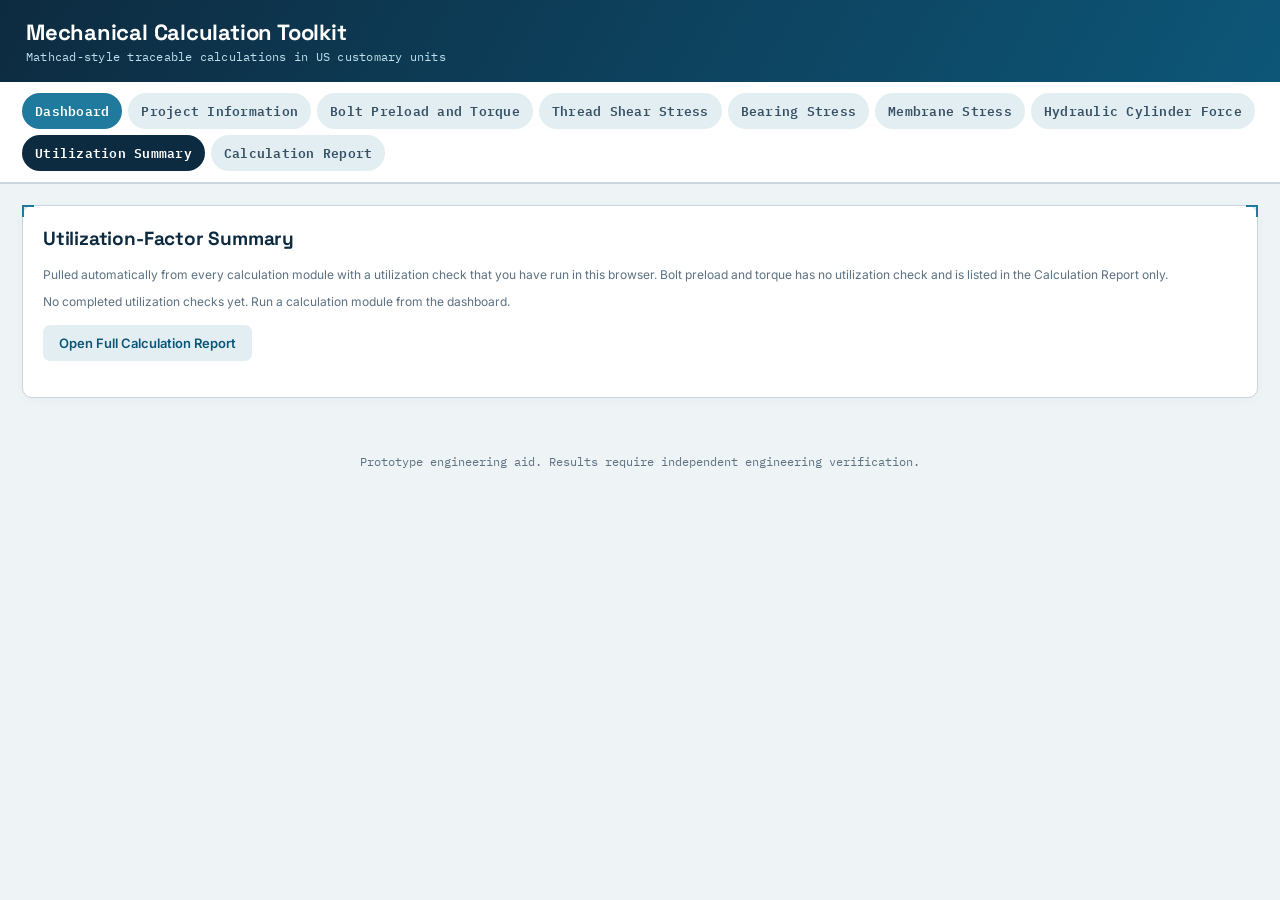
<file: utilization-summary.html>
<!DOCTYPE html>
<html lang="en">
<head>
<meta charset="UTF-8">
<meta name="viewport" content="width=device-width,initial-scale=1.0">
<title>Utilization Summary — Mechanical Calculation Toolkit</title>
<link rel="preconnect" href="https://fonts.googleapis.com">
<link rel="preconnect" href="https://fonts.gstatic.com" crossorigin>
<link href="https://fonts.googleapis.com/css2?family=Space+Grotesk:wght@500;600;700&family=Inter:wght@400;500;600;700&family=IBM+Plex+Mono:wght@400;500;600&display=swap" rel="stylesheet">
<link rel="stylesheet" href="shared.css">
</head>
<body>
<header class="app" id="appHeader"></header>
<nav class="crumbs" id="appNav"></nav>
<main>
<div class="card"><h2>Utilization-Factor Summary</h2>
<p class="small">Pulled automatically from every calculation module with a utilization check that you have run in this browser. Bolt preload and torque has no utilization check and is listed in the Calculation Report only.</p>
<div id="summary"></div>
<p class="jump"><a href="calculation-report.html"><button class="ghost">Open Full Calculation Report</button></a></p>
</div>
</main>
<div class="footer">Prototype engineering aid. Results require independent engineering verification.</div>
<script src="shared.js"></script>
<script>
function render(){
 const d=loadData();const rows=Object.values(d.results||{}).filter(r=>r&&!r.noUF);
 document.getElementById('summary').innerHTML=rows.length?`<table><thead><tr><th>Calculation</th><th class="right">Demand</th><th class="right">Allowable / Capacity</th><th class="right">UF</th><th>Status</th></tr></thead><tbody>${rows.map(r=>`<tr><td>${esc(r.name)}</td><td class="right">${fmt(r.demand)} ${esc(r.unit)}</td><td class="right">${fmt(r.allowable)} ${esc(r.unit)}</td><td class="right">${fmt(r.uf)}</td><td><span class="status ${r.status}">${statusLabel(r.status)}</span></td></tr>`).join('')}</tbody></table>`:'<p class="small">No completed utilization checks yet. Run a calculation module from the dashboard.</p>';
}
renderChrome('summary');
render();
</script>
</body>
</html>
</file>
<file: shared.css>
/* ===== Mechanical Calculation Toolkit — design tokens =====
   Palette: --ink (headers/structure), --accent (blueprint blue, the working line color),
   --paper (page ground, faint blueprint tint), --ok/--warn/--bad (signal colors).
   Type: Space Grotesk (display/headings) + Inter (body/UI) + IBM Plex Mono (data, formulas, values).
   Signature: utilization gauges — every result renders as a filled bar against the 100% allowable line,
   plus corner-tick "drafting sheet" card frames and a faint engineering grid ground. */
:root{
  --ink:#0d2b40; --ink-soft:#365064;
  --accent:#1f7a9e; --accent-deep:#0d5678; --accent-soft:#e3eef3;
  --paper:#eef3f6; --panel:#ffffff; --line:#c9d6de; --line-soft:#dee7ec;
  --graphite:#28343d; --muted:#5c7181;
  --ok:#157a4a; --ok-bg:#e2f5ec; --ok-line:#b9e3cd;
  --warn:#a8650a; --warn-bg:#fdf1dc; --warn-line:#f3d6a0;
  --bad:#b53228; --bad-bg:#fbe4e1; --bad-line:#f1bcb5;
  --radius:10px; --radius-sm:6px;
  --font-display:'Space Grotesk',Segoe UI,Arial,sans-serif;
  --font-body:'Inter',Segoe UI,Arial,sans-serif;
  --font-mono:'IBM Plex Mono',Consolas,monospace;
}
*{box-sizing:border-box}
html{scroll-behavior:smooth}
body{
  margin:0;font-family:var(--font-body);background:var(--paper);color:var(--graphite);
  background-image:
    linear-gradient(var(--paper),var(--paper)),
    repeating-linear-gradient(0deg,#dfe9ee 0 1px,transparent 1px 88px),
    repeating-linear-gradient(90deg,#dfe9ee 0 1px,transparent 1px 88px);
  background-blend-mode:normal;
}
h1,h2,h3,h4{font-family:var(--font-display);letter-spacing:-.01em}
code,.mono{font-family:var(--font-mono)}
::selection{background:var(--accent);color:#fff}
:focus-visible{outline:2px solid var(--accent);outline-offset:2px}
@media(prefers-reduced-motion:reduce){*{animation:none!important;transition:none!important}}

/* ---------- header / nav ---------- */
header.app{background:linear-gradient(120deg,var(--ink) 0%,var(--accent-deep) 100%);color:#fff;padding:18px 26px;box-shadow:0 2px 10px #0d2b4022}
.brand{display:flex;justify-content:space-between;gap:16px;align-items:center;flex-wrap:wrap}
.brand h1{margin:0;font-size:22px;font-weight:700}
.brand p{margin:3px 0 0;color:#bfe0ec;font-size:12px;font-family:var(--font-mono);letter-spacing:.02em}
.session{display:flex;align-items:center;gap:10px;font-size:12px}
.session .who{background:#ffffff1a;border:1px solid #ffffff33;padding:6px 12px;border-radius:20px;font-family:var(--font-mono)}
nav.crumbs{display:flex;gap:6px;flex-wrap:wrap;padding:11px 22px;background:var(--panel);border-bottom:1px solid var(--line);position:sticky;top:0;z-index:5;box-shadow:0 1px 0 var(--line)}
nav.crumbs a{text-decoration:none;color:var(--ink-soft);background:var(--accent-soft);padding:7px 13px;border-radius:20px;font-size:12.5px;font-weight:600;font-family:var(--font-mono);letter-spacing:.02em;transition:background .2s,transform .15s}
nav.crumbs a:hover{background:#d3e6ee;transform:translateY(-1px)}
nav.crumbs a.active{background:var(--ink);color:#fff}
nav.crumbs a.home{background:var(--accent);color:#fff}
nav.crumbs a.home:hover{background:var(--accent-deep)}
main{max-width:1280px;margin:auto;padding:22px}

/* ---------- buttons ---------- */
button,.filelabel,input[type=submit]{border:0;border-radius:7px;padding:10px 16px;font-weight:600;cursor:pointer;background:var(--accent);color:#fff;font-size:13px;font-family:var(--font-body);transition:background .2s,transform .15s,box-shadow .2s}
button:hover{background:var(--accent-deep);transform:translateY(-1px);box-shadow:0 3px 8px #0d2b4030}
button:active{transform:translateY(0)}
.secondary{background:#4a6072}.secondary:hover{background:#374a5a}
.ghost{background:var(--accent-soft);color:var(--accent-deep);box-shadow:none}.ghost:hover{background:#d3e6ee}
.danger{background:var(--bad)}.danger:hover{background:#8f2820}
.filelabel input{display:none}
button:disabled{opacity:.45;cursor:not-allowed;transform:none;box-shadow:none}

/* ---------- cards (drafting-sheet frame with corner ticks) ---------- */
.card{position:relative;background:var(--panel);border:1px solid var(--line);border-radius:var(--radius);padding:20px;margin-bottom:18px;box-shadow:0 2px 10px #0d2b4009;animation:cardIn .35s ease both}
@keyframes cardIn{from{opacity:0;transform:translateY(6px)}to{opacity:1;transform:none}}
.card::before,.card::after{content:'';position:absolute;width:10px;height:10px;border-top:2px solid var(--accent);border-left:2px solid var(--accent);top:-1px;left:-1px}
.card::after{left:auto;right:-1px;border-left:0;border-right:2px solid var(--accent)}
.card h2,.card h3,.card h4{margin-top:0;color:var(--ink)}
.card h2{font-size:19px}

/* ---------- form fields ---------- */
.grid{display:grid;grid-template-columns:repeat(auto-fit,minmax(220px,1fr));gap:14px}
.field label{display:block;font-size:11.5px;font-weight:700;margin-bottom:5px;color:var(--ink-soft);text-transform:uppercase;letter-spacing:.03em}
.field.required label::after{content:' *';color:var(--accent-deep)}
.field.invalid input,.field.invalid select,.field.invalid textarea{border-color:var(--bad);box-shadow:0 0 0 3px var(--bad-bg)}
.field-err{color:var(--bad);font-size:11px;margin-top:5px;font-family:var(--font-body);font-weight:600}
.field input,.field select,.field textarea{width:100%;padding:10px;border:1px solid var(--line);border-radius:var(--radius-sm);background:#fcfdfe;font-size:13.5px;font-family:var(--font-mono);color:var(--graphite);transition:border .2s,box-shadow .2s}
.field input:focus,.field select:focus,.field textarea:focus{border-color:var(--accent);box-shadow:0 0 0 3px var(--accent-soft);outline:none}
.field textarea{min-height:70px;resize:vertical;font-family:var(--font-body)}
.help{font-size:11px;color:var(--muted);margin-top:4px}

/* ---------- formula callouts ---------- */
.formula{font-family:var(--font-mono);font-size:13.5px;background:var(--accent-soft);border-left:4px solid var(--accent);border-radius:0 var(--radius-sm) var(--radius-sm) 0;padding:13px 15px;margin:13px 0;overflow-x:auto}

/* ---------- result cards ---------- */
.results{display:grid;grid-template-columns:repeat(auto-fit,minmax(180px,1fr));gap:11px;margin-top:6px}
.result{background:#fbfdfe;border:1px solid var(--line-soft);border-radius:var(--radius-sm);padding:13px;transition:box-shadow .15s,transform .15s}
.result:hover{box-shadow:0 3px 10px #0d2b400f;transform:translateY(-1px)}
.result b{display:block;font-size:11px;color:var(--muted);text-transform:uppercase;letter-spacing:.03em;font-weight:700}
.result span{font-size:21px;font-weight:700;color:var(--ink);font-family:var(--font-mono)}
.result small{color:var(--muted);font-size:11.5px}
.status{display:inline-block;padding:5px 12px;border-radius:20px;font-weight:800;font-size:11.5px;letter-spacing:.03em;font-family:var(--font-mono)}
.PASS{background:var(--ok-bg);color:var(--ok);border:1px solid var(--ok-line)}
.FAIL{background:var(--bad-bg);color:var(--bad);border:1px solid var(--bad-line)}
.NOT-EVALUATED{background:var(--warn-bg);color:var(--warn);border:1px solid var(--warn-line)}

/* ---------- utilization gauge (signature element) ---------- */
.gauge{margin-top:14px;background:#fbfdfe;border:1px solid var(--line-soft);border-radius:var(--radius-sm);padding:13px 15px}
.gauge-head{display:flex;justify-content:space-between;align-items:baseline;font-size:11.5px;font-weight:700;text-transform:uppercase;letter-spacing:.03em;color:var(--muted);margin-bottom:9px}
.gauge-val{font-family:var(--font-mono);font-size:13px;letter-spacing:0;text-transform:none}
.gauge-val.ok{color:var(--ok)}.gauge-val.bad{color:var(--bad)}
.gauge-track{position:relative;height:14px;background:#e7edf1;border-radius:20px;overflow:hidden}
.gauge-fill{height:100%;border-radius:20px;transition:width .5s cubic-bezier(.2,.8,.2,1)}
.gauge-fill.ok{background:linear-gradient(90deg,#1c9c63,var(--ok))}
.gauge-fill.bad{background:linear-gradient(90deg,#d1483b,var(--bad))}
.gauge-marker{position:absolute;top:-3px;bottom:-3px;width:2px;background:var(--ink);opacity:.55}
.gauge-scale{display:flex;justify-content:space-between;font-size:10.5px;color:var(--muted);margin-top:6px;font-family:var(--font-mono)}
.mini-gauge{width:100px;display:inline-block;vertical-align:middle}
.mini-gauge-track{position:relative;height:8px;background:#e7edf1;border-radius:20px;overflow:hidden}
.mini-gauge-fill{height:100%;border-radius:20px}
.mini-gauge-fill.ok{background:var(--ok)}.mini-gauge-fill.bad{background:var(--bad)}
.mini-gauge-marker{position:absolute;left:66.66%;top:-2px;bottom:-2px;width:1px;background:var(--ink);opacity:.5}

/* ---------- notices / errors ---------- */
.notice{border:1px solid var(--warn-line);background:var(--warn-bg);padding:13px 15px;border-radius:var(--radius-sm);color:#7a4d08;margin-bottom:16px;font-size:13px}
.errorbox{display:none;background:var(--bad-bg);color:#7c1f16;border:1px solid var(--bad-line);padding:11px 13px;border-radius:var(--radius-sm);margin-bottom:13px;font-size:13.5px}

/* ---------- tables ---------- */
table{width:100%;border-collapse:collapse}
th,td{border:1px solid var(--line-soft);padding:9px 10px;text-align:left;font-size:13px}
th{background:var(--accent-soft);color:var(--ink);font-family:var(--font-mono);font-size:11.5px;text-transform:uppercase;letter-spacing:.03em}
tbody tr:hover{background:#f7fafb}
.right{text-align:right}
.small{font-size:12px;color:var(--muted)}
.footer{padding:16px;text-align:center;color:var(--muted);font-size:12px;font-family:var(--font-mono)}

/* ---------- report / variable register / steps ---------- */
.details-row{display:grid;grid-template-columns:minmax(0,2fr) minmax(280px,1fr);gap:18px;align-items:start;margin:14px 0}
.details-left{background:var(--panel);border:1px solid var(--line-soft);border-radius:var(--radius-sm);padding:14px}
.details-right{background:#fbfdfe;border:1px solid var(--line-soft);border-radius:var(--radius-sm);padding:14px;position:sticky;top:74px}
.var-item{display:grid;grid-template-columns:1fr auto;gap:14px;padding:7px 0;border-bottom:1px dashed var(--line-soft);font-size:13px}
.var-symbol{font-family:var(--font-mono);font-weight:700;color:var(--accent-deep)}
.var-value{text-align:right;font-weight:700;white-space:nowrap;font-family:var(--font-mono)}
.var-group{margin:14px 0 5px;padding:6px 9px;background:var(--accent-soft);border-left:3px solid var(--accent);font-size:10.5px;font-weight:800;color:var(--ink);text-transform:uppercase;letter-spacing:.03em}
.var-group:first-of-type{margin-top:6px}
.step{background:#fbfdfe;border:1px solid var(--line-soft);border-left:3px solid var(--accent);border-radius:0 var(--radius-sm) var(--radius-sm) 0;padding:11px 13px;margin-bottom:10px}
.step-head{display:flex;align-items:baseline;gap:8px;margin-bottom:7px}
.stepno{font-family:var(--font-mono);color:#fff;background:var(--accent);border-radius:4px;padding:1px 7px;font-size:11px;font-weight:700}
.step-title{font-weight:700;color:var(--ink);font-size:13.5px}
.step-row{display:grid;grid-template-columns:96px 1fr;gap:8px;padding:3px 0;font-size:13px;align-items:baseline}
.step-tag{font-size:10.5px;font-weight:700;text-transform:uppercase;letter-spacing:.03em;color:var(--muted)}
.step-row code{font-family:var(--font-mono);color:var(--graphite)}
.step-row.result code{color:var(--ink);font-weight:700}
.formula-title{font-size:11.5px;font-weight:800;color:var(--ink-soft);text-transform:uppercase;letter-spacing:.04em}
.report-actions{display:flex;gap:9px;flex-wrap:wrap;margin:15px 0}
.preview-state{padding:10px 13px;border-radius:var(--radius-sm);background:var(--warn-bg);color:var(--warn);margin:11px 0;font-size:13px;border:1px solid var(--warn-line)}
.preview-state.ready{background:var(--ok-bg);color:var(--ok);border-color:var(--ok-line)}
.report-module{scroll-margin-top:85px}
.report-module-head{display:flex;align-items:center;justify-content:space-between;gap:10px;flex-wrap:wrap}
.report-sheet{background:var(--panel);border:1px solid var(--line);padding:26px;box-shadow:0 3px 16px #0d2b4014;border-radius:var(--radius)}
.report-sheet h1{border-bottom:2px solid var(--accent);padding-bottom:9px;color:var(--ink)}
.muted{color:var(--muted)}
.savebar{display:flex;align-items:center;gap:10px;margin-top:10px}
.savebar .savedmsg{font-size:12px;color:var(--ok);font-weight:700;opacity:0;transition:opacity .3s}
.savebar .savedmsg.show{opacity:1}

/* ---------- dashboard tiles ---------- */
.tiles{display:grid;grid-template-columns:repeat(auto-fit,minmax(230px,1fr));gap:15px}
.tile{position:relative;display:block;text-decoration:none;background:var(--panel);border:1px solid var(--line);border-radius:var(--radius);padding:17px;box-shadow:0 2px 8px #0d2b4009;color:var(--ink);transition:border .15s,transform .15s,box-shadow .15s}
.tile:hover{border-color:var(--accent);transform:translateY(-2px);box-shadow:0 8px 20px #0d2b401a}
.tile .tnum{display:none}
.tile h3{margin:7px 0 4px;color:var(--ink);font-size:16px}
.tile p{margin:0;font-size:12.5px;color:var(--muted)}
.tile .tstatus{display:inline-block;margin-top:10px}

/* ---------- PDF autofill panel ---------- */
.pdf-import{border:1px dashed var(--accent);background:linear-gradient(180deg,#f7fbfd,var(--panel))}
.pdf-import h3{display:flex;align-items:center;gap:8px}
.pdf-import h3::before{content:'PDF';font-family:var(--font-mono);font-size:10px;font-weight:800;color:#fff;background:var(--accent);padding:3px 7px;border-radius:4px;letter-spacing:.04em}
#pdfStatus{margin:8px 0;font-weight:600}
#pdfMatches table{margin-top:8px}
#pdfMatches td button{padding:6px 11px;font-size:12px}

/* ---------- login ---------- */
.login-wrap{max-width:440px;margin:60px auto;padding:0 16px;animation:cardIn .4s ease both}
.login-card{position:relative;background:var(--panel);border:1px solid var(--line);border-radius:var(--radius);padding:28px;box-shadow:0 8px 26px #0d2b401c}
.login-card::before,.login-card::after{content:'';position:absolute;width:12px;height:12px;border-top:2px solid var(--accent);border-left:2px solid var(--accent);top:-1px;left:-1px}
.login-card::after{left:auto;right:-1px;border-left:0;border-right:2px solid var(--accent)}
.login-card h1{margin:0 0 4px;font-size:21px;color:var(--ink)}
.login-card p.sub{margin:0 0 18px;color:var(--muted);font-size:13px}
.credstate{font-size:12.5px;padding:9px 12px;border-radius:var(--radius-sm);background:var(--accent-soft);color:var(--accent-deep);margin-bottom:15px;border:1px solid var(--line-soft)}
.credstate.ok{background:var(--ok-bg);color:var(--ok);border-color:var(--ok-line)}

@media(max-width:900px){.details-row{grid-template-columns:1fr}.details-right{position:static}}
@media(max-width:600px){header.app{padding:14px}.brand{align-items:flex-start;flex-direction:column}main{padding:11px}nav.crumbs{position:static;padding:9px}.step-row{grid-template-columns:1fr}}
@media print{nav.crumbs,.calcbtn,.notice,.report-actions,.preview-state,.savebar{display:none!important}header.app{background:#fff;color:#000;border-bottom:2px solid #000}body{background:#fff}.card{box-shadow:none;border:1px solid #000}table{border:1px solid #000}th,td{border:1px solid #000}}
</file>
